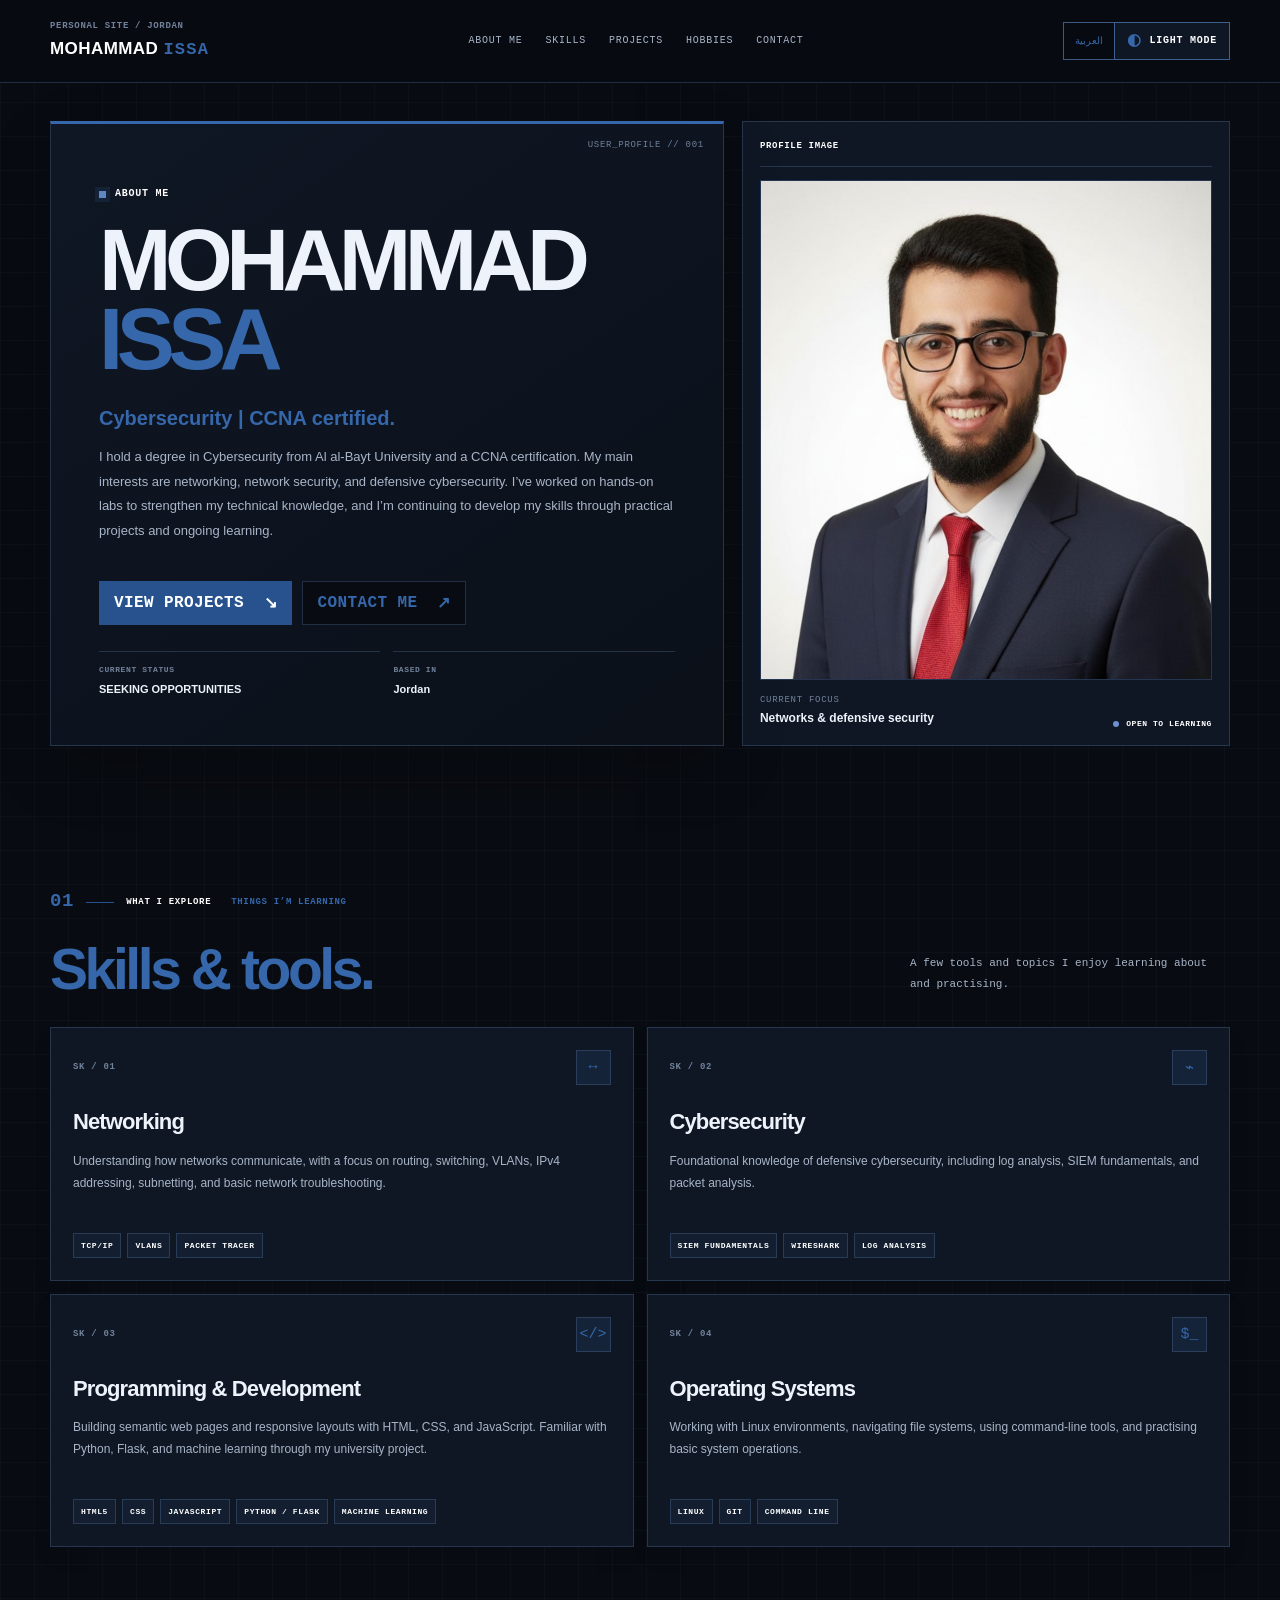
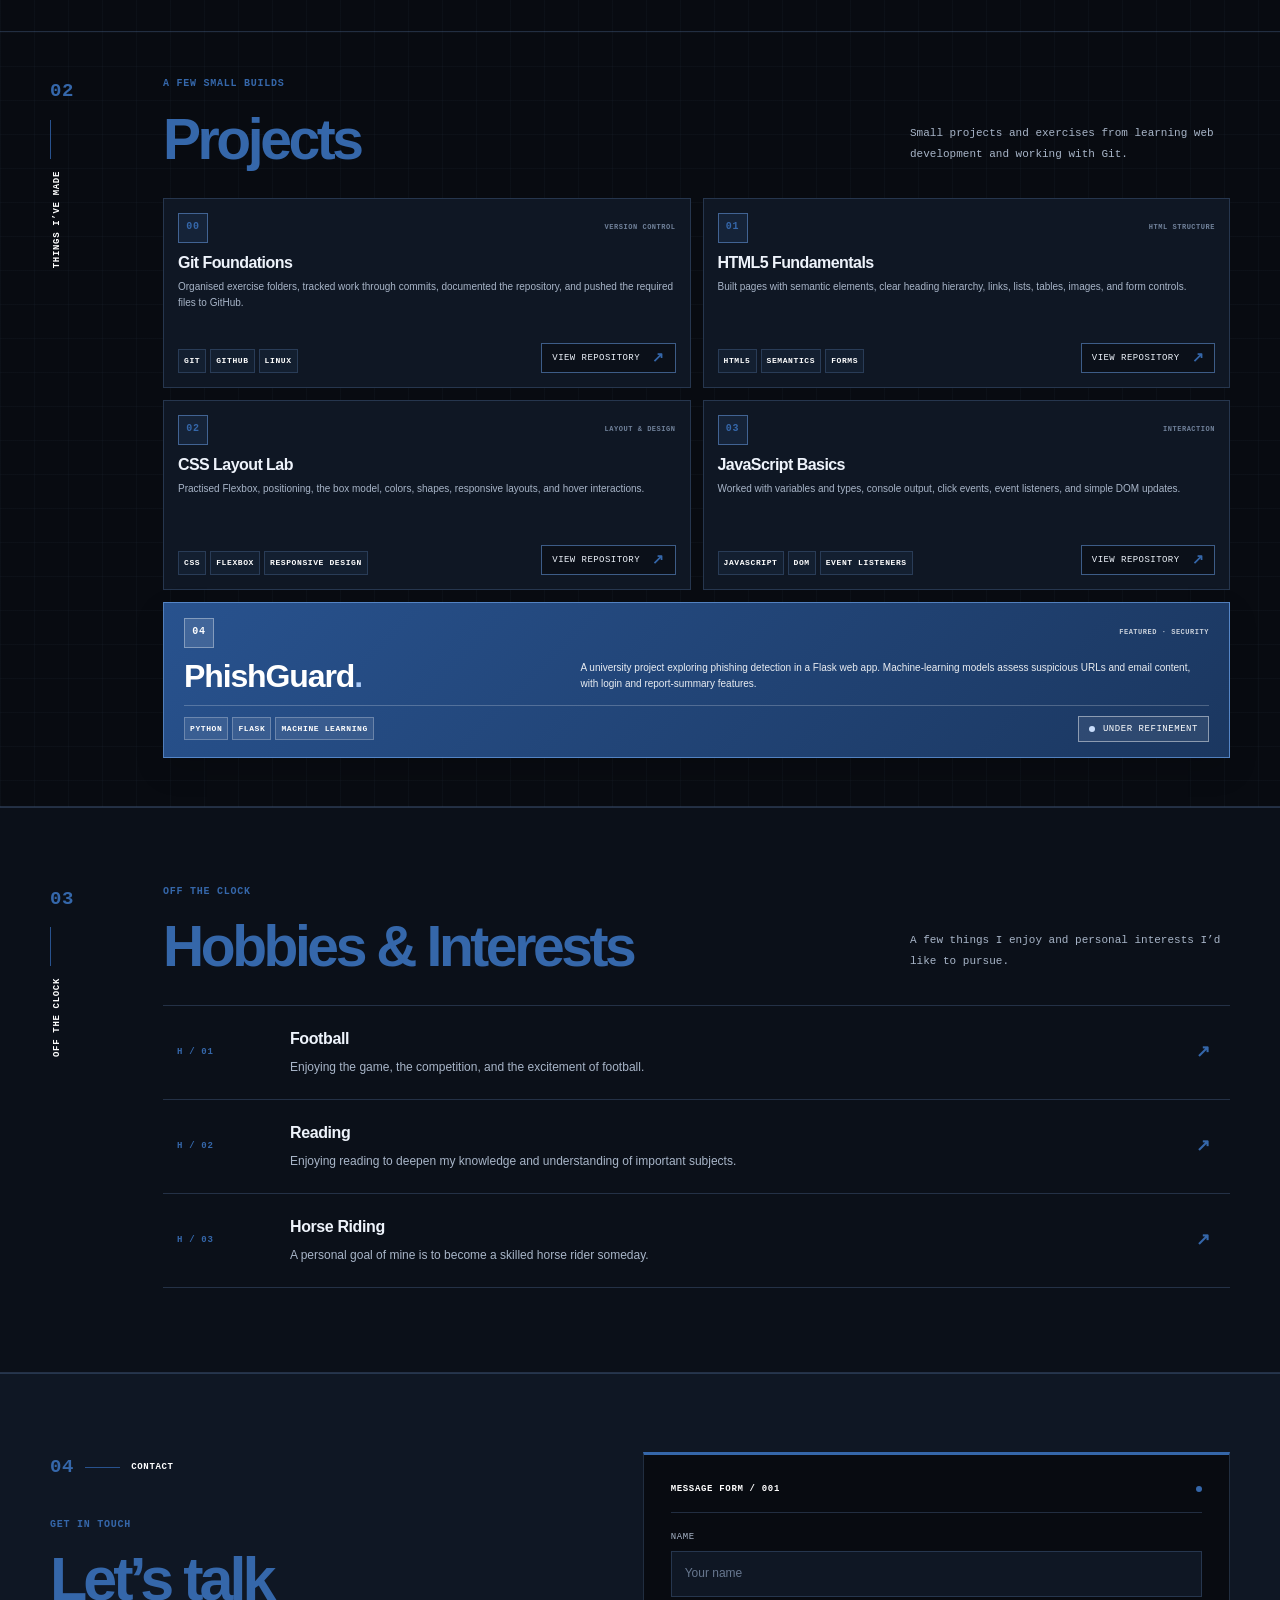
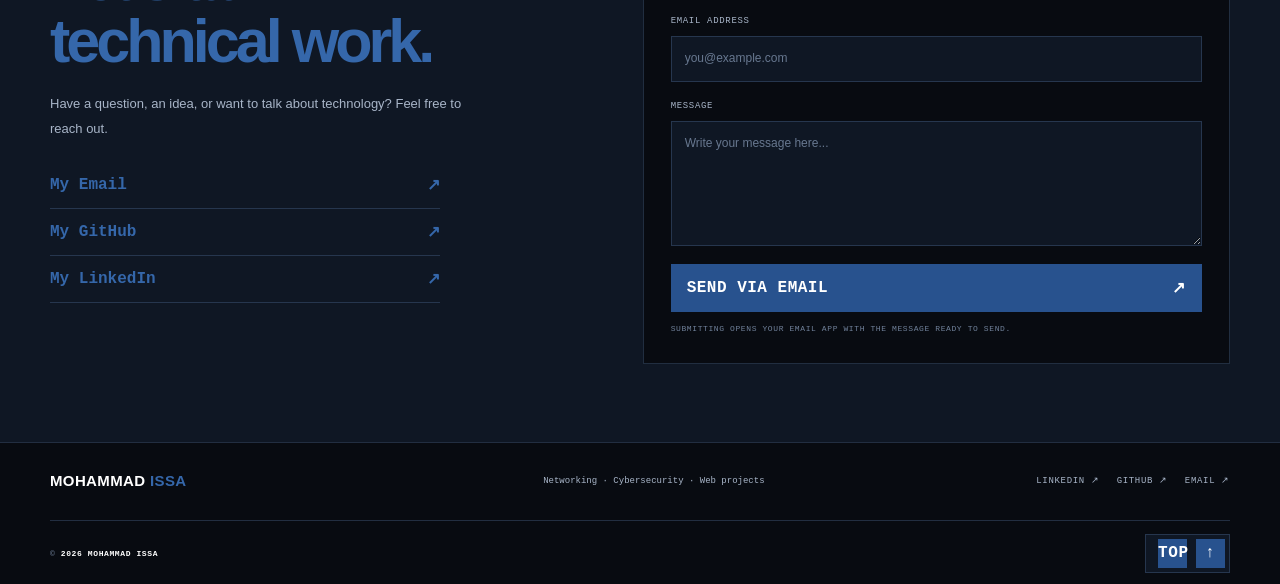
<file: bounce02/index.html>
<!DOCTYPE html>
<html lang="en" data-theme="dark">
<head>
    <meta charset="UTF-8">
    <meta name="viewport" content="width=device-width, initial-scale=1.0">
    <meta name="description" content="Mohammad Issa — a personal portfolio about networking, cybersecurity, and small web projects.">
    <meta name="theme-color" content="#080b11">
    <title>Mohammad Issa</title>
    <link rel="stylesheet" href="style.css">
    <script src="script.js" defer></script>
</head>
<body>
    <span id="top" class="page-top-anchor" aria-hidden="true"></span>
    <header class="site-header">
        <nav class="navbar container" aria-label="Main navigation" data-i18n-aria="aria.navigation">
            <a class="wordmark" href="#top" aria-label="Mohammad Issa home" data-i18n-aria="aria.home">
                <span class="wordmark-kicker">PERSONAL SITE / JORDAN</span>
                <span class="wordmark-name"><span data-i18n="name.first">MOHAMMAD</span> <strong data-i18n="name.last">ISSA</strong></span>
            </a>

            <div class="nav-links">
                <a href="#about" data-i18n="nav.about">About me</a>
                <a href="#skills" data-i18n="nav.skills">Skills</a>
                <a href="#projects" data-i18n="nav.projects">Projects</a>
                <a href="#hobbies" data-i18n="nav.hobbies">Hobbies</a>
                <a href="#contact" data-i18n="nav.contact">Contact</a>
            </div>

            <div class="nav-controls">
                <button class="language-toggle" id="language-toggle" type="button" aria-label="Switch language to Arabic" lang="ar">العربية</button>
                <button class="theme-toggle" id="theme-toggle" type="button" aria-pressed="false" aria-label="Switch to light theme">
                    <span class="theme-icon" aria-hidden="true">◐</span>
                    <span class="theme-label" data-i18n="theme.light">Light mode</span>
                </button>
            </div>
        </nav>
    </header>

    <main>
        <section class="hero container" id="about" aria-labelledby="hero-title">
            <div class="hero-copy">
                <p class="eyebrow"><span class="status-light" aria-hidden="true"></span> <span data-i18n="hero.eyebrow">ABOUT ME</span></p>
                <h1 id="hero-title"><span class="hero-name-first" data-i18n="name.first">Mohammad</span><br><span data-i18n="name.lastPeriod">Issa</span></h1>
                <p class="hero-lead"><span data-i18n="hero.lead">Cybersecurity | CCNA Certified</span> <span data-i18n="hero.certified">CCNA certified.</span></p>
                <p class="hero-description" data-i18n="hero.description">I hold a degree in Cybersecurity from Al al-Bayt University and a CCNA certification. My main interests are networking, network security, and defensive cybersecurity. I’ve worked on hands-on labs to strengthen my technical knowledge, and I’m continuing to develop my skills through practical projects and ongoing learning.</p>
                <div class="hero-actions">
                    <a class="action-link action-primary" href="#projects"><span data-i18n="hero.viewProjects">View projects</span> <span aria-hidden="true">↘</span></a>
                    <a class="action-link" href="#contact"><span data-i18n="hero.contactMe">Contact me</span> <span aria-hidden="true">↗</span></a>
                </div>
                <div class="hero-facts" aria-label="A few details" data-i18n-aria="aria.facts">
                    <div><span data-i18n="hero.certification">CURRENT STATUS</span><strong data-i18n="hero.word">SEEKING OPPORTUNITIES</strong></div>
                    <div><span data-i18n="hero.basedIn">BASED IN</span><strong data-i18n="common.jordan">Jordan</strong></div>
                </div>
            </div>

            <aside class="profile-panel" aria-label="Profile photo and profile details" data-i18n-aria="aria.profile">
                <div class="panel-topline"><span data-i18n="profile.image">PROFILE IMAGE</span></div>
                <div class="portrait-frame">
                    <div class="portrait-grid" aria-hidden="true"></div>
                    <img class="profile-image" src="assets/profile.jpg" alt="Profile photo" data-i18n-alt="profile.alt" loading="eager">
                </div>
                <div class="profile-panel-footer">
                    <div><span class="panel-label" data-i18n="profile.focus">CURRENT FOCUS</span><strong data-i18n="profile.focusValue">Networks &amp; defensive security</strong></div>
                    <span class="availability-mark"><i aria-hidden="true"></i> <span data-i18n="profile.availability">OPEN TO LEARNING</span></span>
                </div>
            </aside>
        </section>

        <section class="section container" id="skills" aria-labelledby="skills-heading">
            <div class="section-identity skills-identity">
                <span class="section-number">01</span>
                <span class="section-rule" aria-hidden="true"></span>
                <span class="section-code" data-i18n="skills.explore">WHAT I EXPLORE</span>
                <span class="eyebrow skills-eyebrow" data-i18n="skills.learning">THINGS I’M LEARNING</span>
            </div>
            <div class="section-content">
                <div class="section-heading-row">
                    <div><h2 id="skills-heading"><span class="heading-main" data-i18n="skills.headingMain">Skills &amp; </span><span data-i18n="skills.headingAccent">tools.</span></h2></div>
                    <p class="section-summary" data-i18n="skills.summary">A few tools and topics I enjoy learning about and practising.</p>
                </div>

                <div class="skills-grid">
                    <article class="skill-card">
                        <div class="skill-card-top"><span class="skill-index">SK / 01</span><span class="skill-symbol" aria-hidden="true">↔</span></div>
                        <h3 data-i18n="skills.networking">Networking</h3>
                        <p data-i18n="skills.networkingDesc">Understanding how networks communicate, with a focus on routing, switching, VLANs, IPv4 addressing, subnetting, and basic network troubleshooting.</p>
                        <div class="tag-list"><span>TCP/IP</span><span>VLANs</span><span>Packet Tracer</span></div>
                    </article>
                    <article class="skill-card">
                        <div class="skill-card-top"><span class="skill-index">SK / 02</span><span class="skill-symbol" aria-hidden="true">⌁</span></div>
                        <h3 data-i18n="skills.cybersecurity">Cybersecurity</h3>
                        <p data-i18n="skills.cybersecurityDesc">Foundational knowledge of defensive cybersecurity, including log analysis, SIEM fundamentals, and packet analysis.</p>
                        <div class="tag-list"><span>SIEM Fundamentals</span><span>Wireshark</span><span>Log Analysis</span></div>
                    </article>
                    <article class="skill-card">
                        <div class="skill-card-top"><span class="skill-index">SK / 03</span><span class="skill-symbol" aria-hidden="true">&lt;/&gt;</span></div>
                        <h3 data-i18n="skills.web">Programming &amp; Development</h3>
                        <p data-i18n="skills.webDesc">Building semantic web pages and responsive layouts with HTML, CSS, and JavaScript. Familiar with Python, Flask, and machine learning through a university project.</p>
                        <div class="tag-list"><span>HTML5</span><span>CSS</span><span>JavaScript</span><span>Python / Flask</span><span>Machine Learning</span></div>
                    </article>
                    <article class="skill-card">
                        <div class="skill-card-top"><span class="skill-index">SK / 04</span><span class="skill-symbol" aria-hidden="true">$_</span></div>
                        <h3 data-i18n="skills.tools">Operating Systems</h3>
                        <p data-i18n="skills.toolsDesc">Working with Linux environments, navigating file systems, using command-line tools, and practising basic system operations.</p>
                        <div class="tag-list"><span>Linux</span><span>Git</span><span>Command Line</span></div>
                    </article>
                </div>
            </div>
        </section>

        <section class="projects-section" id="projects" aria-labelledby="projects-heading">
            <div class="container section-layout">
                <div class="section-identity">
                    <span class="section-number">02</span>
                    <span class="section-rule" aria-hidden="true"></span>
                    <span class="section-code" data-i18n="projects.made">THINGS I’VE MADE</span>
                </div>
                <div class="section-content">
                    <div class="section-heading-row">
                        <div><p class="eyebrow" data-i18n="projects.eyebrow">A FEW SMALL BUILDS</p><h2 id="projects-heading"><span data-i18n="projects.headingMain">Projects </span><span data-i18n="projects.headingAccent"></span></h2></div>
                        <p class="section-summary" data-i18n="projects.summary">Small projects and exercises from learning web development and working with Git.</p>
                    </div>
                    <div class="project-grid">
                        <article class="project-card">
                            <div class="project-card-top"><span class="project-index">00</span><span class="project-category" data-i18n="project.gitCategory">VERSION CONTROL</span></div>
                            <h3 data-i18n="project.gitTitle">Git Foundations</h3>
                            <p data-i18n="project.gitDesc">Organised exercise folders, tracked work through commits, documented the repository, and pushed the required files to GitHub.</p>
                            <div class="project-card-footer">
                                <div class="tag-list"><span>Git</span><span>GitHub</span><span>Linux</span></div>
                                <a class="project-link" href="https://github.com/mohammadissa02/discovery-web-piscine-submission" target="_blank" rel="noopener noreferrer" data-i18n-aria="project.gitOpen" aria-label="Open Git Foundations repository"><span class="project-link-label-en">View repository</span><span class="project-link-label-ar" lang="ar" dir="rtl">فتح المستودع</span><span class="project-link-arrow" aria-hidden="true">↗</span></a>
                            </div>
                        </article>
                        <article class="project-card">
                            <div class="project-card-top"><span class="project-index">01</span><span class="project-category" data-i18n="project.htmlCategory">HTML STRUCTURE</span></div>
                            <h3 data-i18n="project.htmlTitle">HTML5 Fundamentals</h3>
                            <p data-i18n="project.htmlDesc">Built pages with semantic elements, clear heading hierarchy, links, lists, tables, images, and form controls.</p>
                            <div class="project-card-footer">
                                <div class="tag-list"><span>HTML5</span><span>Semantics</span><span>Forms</span></div>
                                <a class="project-link" href="https://github.com/mohammadissa02/Project-01-HTML-Fundamentals" target="_blank" rel="noopener noreferrer" data-i18n-aria="project.htmlOpen" aria-label="Open HTML5 Fundamentals repository"><span class="project-link-label-en">View repository</span><span class="project-link-label-ar" lang="ar" dir="rtl">فتح المستودع</span><span class="project-link-arrow" aria-hidden="true">↗</span></a>
                            </div>
                        </article>
                        <article class="project-card">
                            <div class="project-card-top"><span class="project-index">02</span><span class="project-category" data-i18n="project.cssCategory">LAYOUT &amp; DESIGN</span></div>
                            <h3 data-i18n="project.cssTitle">CSS Layout Lab</h3>
                            <p data-i18n="project.cssDesc">Practised Flexbox, positioning, the box model, colors, shapes, responsive layouts, and hover interactions.</p>
                            <div class="project-card-footer">
                                <div class="tag-list"><span>CSS</span><span>Flexbox</span><span>Responsive Design</span></div>
                                <a class="project-link" href="https://github.com/mohammadissa02/Project-02-CSS-Visual-Presentation" target="_blank" rel="noopener noreferrer" data-i18n-aria="project.cssOpen" aria-label="Open CSS Layout Lab repository"><span class="project-link-label-en">View repository</span><span class="project-link-label-ar" lang="ar" dir="rtl">فتح المستودع</span><span class="project-link-arrow" aria-hidden="true">↗</span></a>
                            </div>
                        </article>
                        <article class="project-card">
                            <div class="project-card-top"><span class="project-index">03</span><span class="project-category" data-i18n="project.jsCategory">INTERACTION</span></div>
                            <h3 data-i18n="project.jsTitle">JavaScript Basics</h3>
                            <p data-i18n="project.jsDesc">Worked with variables and types, console output, click events, event listeners, and simple DOM updates.</p>
                            <div class="project-card-footer">
                                <div class="tag-list"><span>JavaScript</span><span>DOM</span><span>Event Listeners</span></div>
                                <a class="project-link" href="https://github.com/mohammadissa02/Project-03-JavaScript-Interactivity" target="_blank" rel="noopener noreferrer" data-i18n-aria="project.jsOpen" aria-label="Open JavaScript Basics repository"><span class="project-link-label-en">View repository</span><span class="project-link-label-ar" lang="ar" dir="rtl">فتح المستودع</span><span class="project-link-arrow" aria-hidden="true">↗</span></a>
                            </div>
                        </article>
                        <article class="project-card project-card-featured" id="phishguard">
                            <div class="project-card-top"><span class="project-index">04</span><span class="project-category" data-i18n="project.phishCategory">FEATURED · SECURITY</span></div>
                            <h3><span data-i18n="project.phishTitle">PhishGuard</span><span class="project-title-dot">.</span></h3>
                            <p data-i18n="project.phishDesc">A university project exploring phishing detection in a Flask web app. Machine-learning models assess suspicious URLs and email content, with login and report-summary features.</p>
                            <div class="project-card-footer">
                                <div class="tag-list"><span>Python</span><span>Flask</span><span>Machine Learning</span></div>
                                <span class="project-status-label" role="status"><span class="project-status-label-en">Under Refinement</span><span class="project-status-label-ar" lang="ar" dir="rtl">قيد التطوير</span></span>
                            </div>
                        </article>
                    </div>
                </div>
            </div>
        </section>

        <section class="section hobbies-section" id="hobbies" aria-labelledby="hobbies-heading">
            <div class="container section-layout">
                <div class="section-identity">
                    <span class="section-number">03</span>
                    <span class="section-rule" aria-hidden="true"></span>
                    <span class="section-code" data-i18n="hobbies.code">OFF THE CLOCK</span>
                </div>
                <div class="section-content">
                    <div class="section-heading-row">
                        <div><p class="eyebrow" data-i18n="hobbies.eyebrow">OFF THE CLOCK</p><h2 id="hobbies-heading"><span data-i18n="hobbies.headingMain">Hobbies &amp; Interests </span><span data-i18n="hobbies.headingAccent">exploring.</span></h2></div>
                        <p class="section-summary" data-i18n="hobbies.summary">A few things I enjoy and personal interests I’d like to pursue.</p>
                    </div>
                    <div class="hobbies-list">
                        <article class="hobby-row"><span class="hobby-index">H / 01</span><div><h3 data-i18n="hobbies.labTitle">Football</h3><p data-i18n="hobbies.labDesc">Enjoying the game, the competition, and the excitement of football.</p></div><span class="hobby-arrow" aria-hidden="true">↗</span></article>
                        <article class="hobby-row"><span class="hobby-index">H / 02</span><div><h3 data-i18n="hobbies.networkTitle">Reading</h3><p data-i18n="hobbies.networkDesc">Enjoying reading to deepen my knowledge and understanding of important subjects.</p></div><span class="hobby-arrow" aria-hidden="true">↗</span></article>
                        <article class="hobby-row"><span class="hobby-index">H / 03</span><div><h3 data-i18n="hobbies.webTitle">Horse Riding</h3><p data-i18n="hobbies.webDesc">A personal goal of mine is to become a skilled horse rider someday.</p></div><span class="hobby-arrow" aria-hidden="true">↗</span></article>
                    </div>
                </div>
            </div>
        </section>

        <section class="contact-section" id="contact" aria-labelledby="contact-heading">
            <div class="container contact-layout">
                <div class="contact-copy">
                    <div class="section-identity contact-identity"><span class="section-number">04</span><span class="section-rule" aria-hidden="true"></span><span class="section-code" data-i18n="contact.code">CONTACT</span></div>
                    <p class="eyebrow" data-i18n="contact.eyebrow">GET IN TOUCH</p>
                    <h2 id="contact-heading"><span data-i18n="contact.headingMain">Let’s talk</span><br><span data-i18n="contact.headingAccent">technical work.</span></h2>
                    <p data-i18n="contact.description">Have a question, an idea, or want to talk about technology? Feel free to reach out.</p>
                    <a class="contact-link" href="mailto:mohammadhakeem917@gmail.com"><span data-i18n="contact.email">My Email</span><span aria-hidden="true">↗</span></a>
                    <a class="contact-link" href="https://github.com/mohammadissa02" target="_blank" rel="noopener noreferrer"><span data-i18n="contact.github">My GitHub</span><span aria-hidden="true">↗</span></a>
                    <a class="contact-link" href="https://www.linkedin.com/in/mohammad-issa-m17" target="_blank" rel="noopener noreferrer"><span data-i18n="contact.linkedin">My LinkedIn</span><span aria-hidden="true">↗</span></a>
                </div>

                <form class="contact-form" id="contact-form">
                    <div class="form-header"><span data-i18n="form.header">MESSAGE FORM / 001</span><span class="demo-status"><i aria-hidden="true"></i></span></div>
                    <div class="form-field"><label for="name" data-i18n="form.name">Name</label><input id="name" name="name" type="text" placeholder="Your name" data-i18n-placeholder="form.namePlaceholder" autocomplete="name" required minlength="2"></div>
                    <div class="form-field"><label for="email" data-i18n="form.email">Email address</label><input id="email" name="email" type="email" placeholder="you@example.com" data-i18n-placeholder="form.emailPlaceholder" autocomplete="email" required></div>
                    <div class="form-field"><label for="message" data-i18n="form.message">Message</label><textarea id="message" name="message" rows="5" placeholder="Write your message here..." data-i18n-placeholder="form.messagePlaceholder" required minlength="10"></textarea></div>
                    <button class="submit-button" type="submit"><span data-i18n="form.submit">Check message</span> <span aria-hidden="true">↗</span></button>
                    <p class="form-feedback" id="form-feedback" role="status" aria-live="polite"></p>
                    <p class="form-note" data-i18n="form.note">The form checks your inputs in the browser. It does not send or store messages.</p>
                </form>
            </div>
        </section>
    </main>

    <footer class="site-footer">
        <div class="container footer-main">
            <a class="footer-wordmark" href="#top"><span data-i18n="name.first">MOHAMMAD</span> <strong data-i18n="name.last">ISSA</strong></a>
            <p data-i18n="footer.summary">Networking · Cybersecurity · Web projects</p>
            <div class="footer-links"><a href="https://www.linkedin.com/in/mohammad-issa-m17" target="_blank" rel="noopener noreferrer" data-i18n="footer.linkedin">LinkedIn ↗</a><a href="https://github.com/mohammadissa02" target="_blank" rel="noopener noreferrer" data-i18n="footer.github">GITHUB ↗</a><a href="mailto:mohammadhakeem917@gmail.com" data-i18n="footer.email">EMAIL ↗</a></div>
        </div>
        <div class="container footer-bottom">
            <p>© <span id="current-year">2026</span> <span data-i18n="name.fullUpper">MOHAMMAD ISSA</span></p>
            <a class="back-to-top" href="#top"><span data-i18n="footer.backToTop"></span> <span aria-hidden="true">↑</span></a>
        </div>
    </footer>
</body>
</html>
</file>
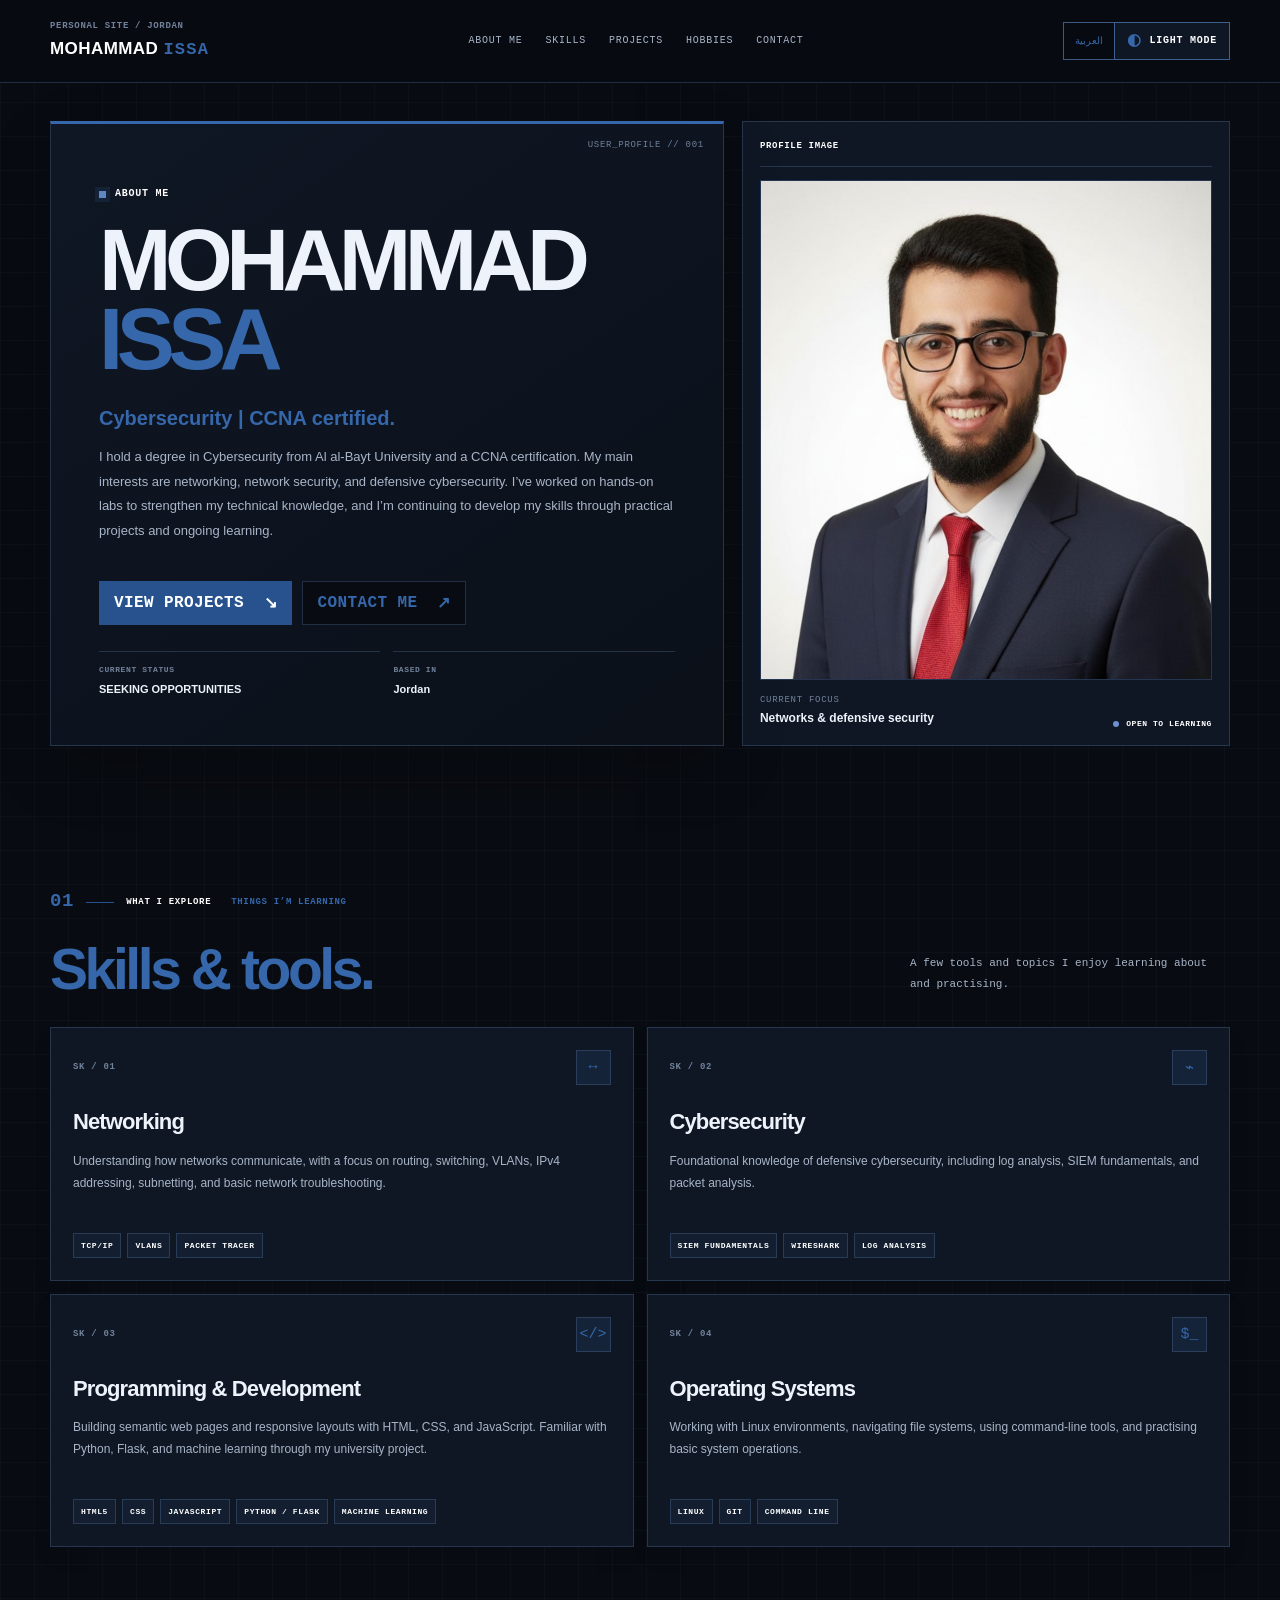
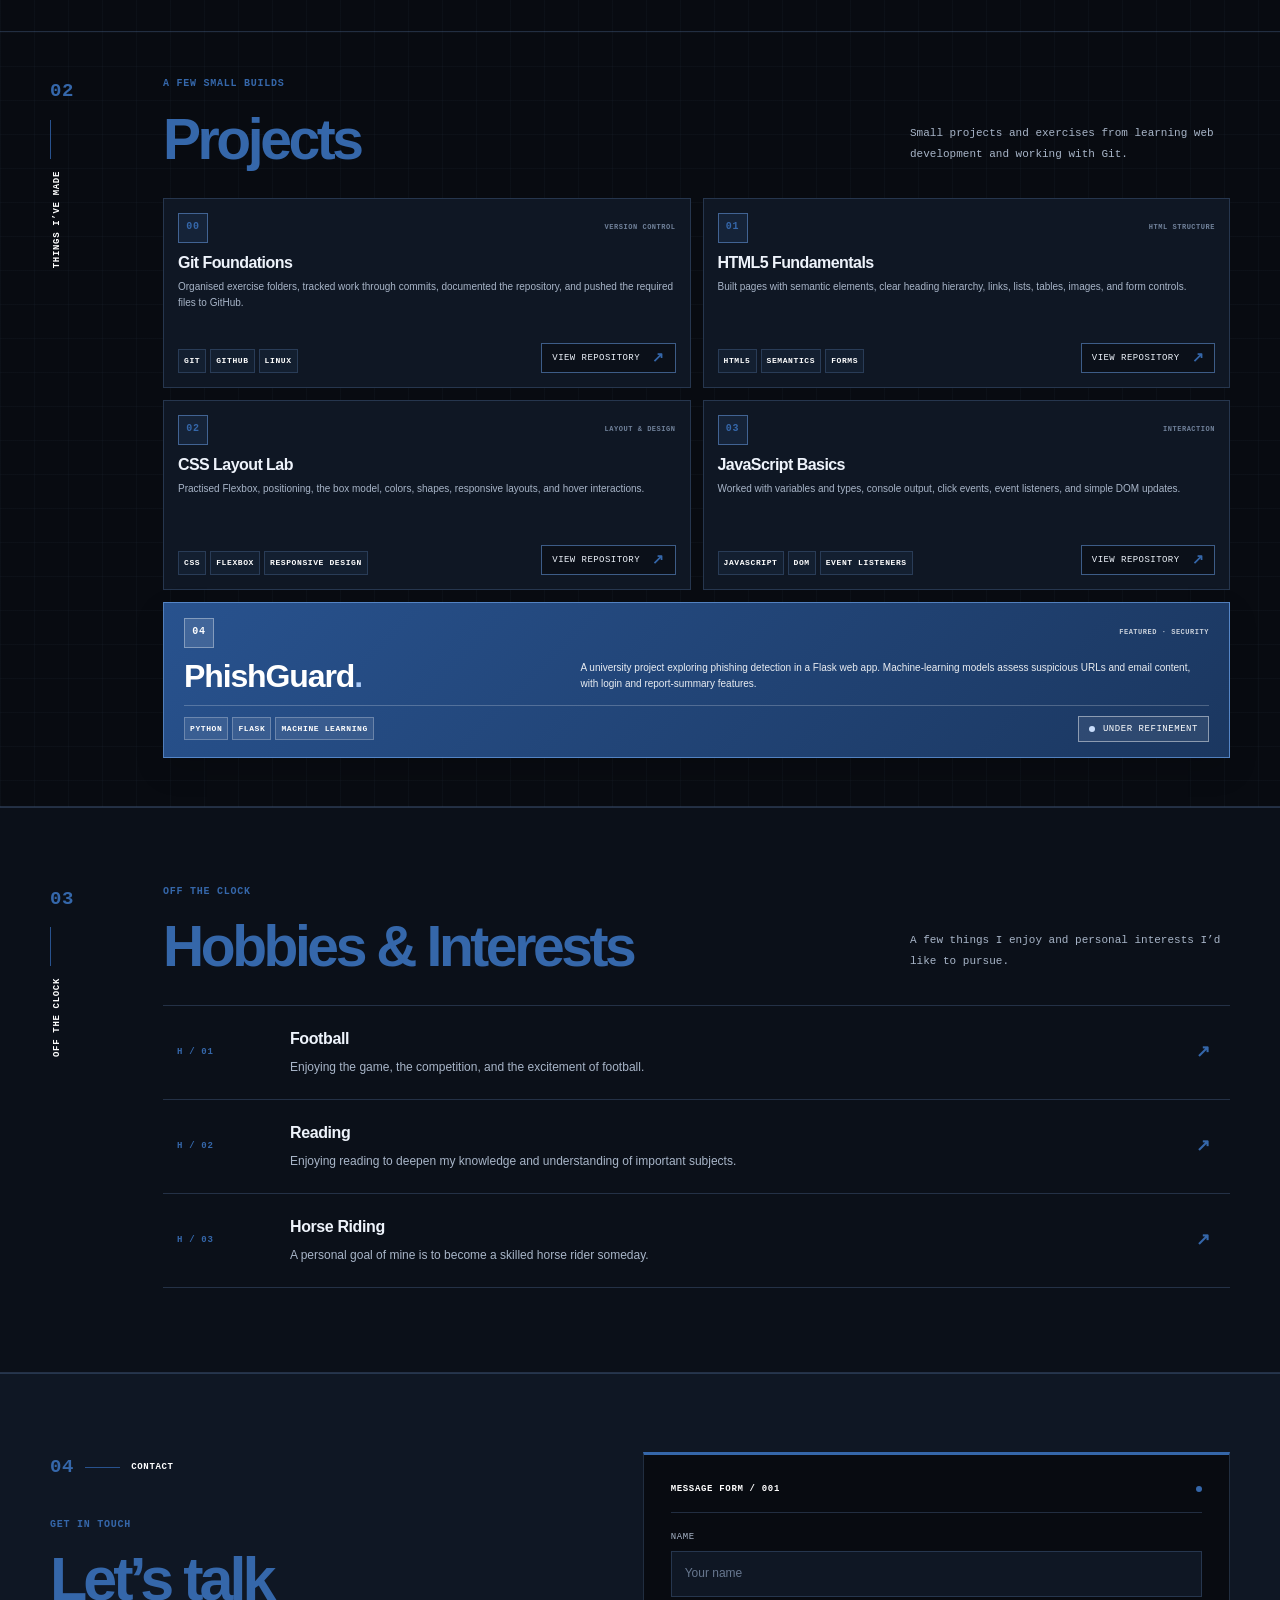
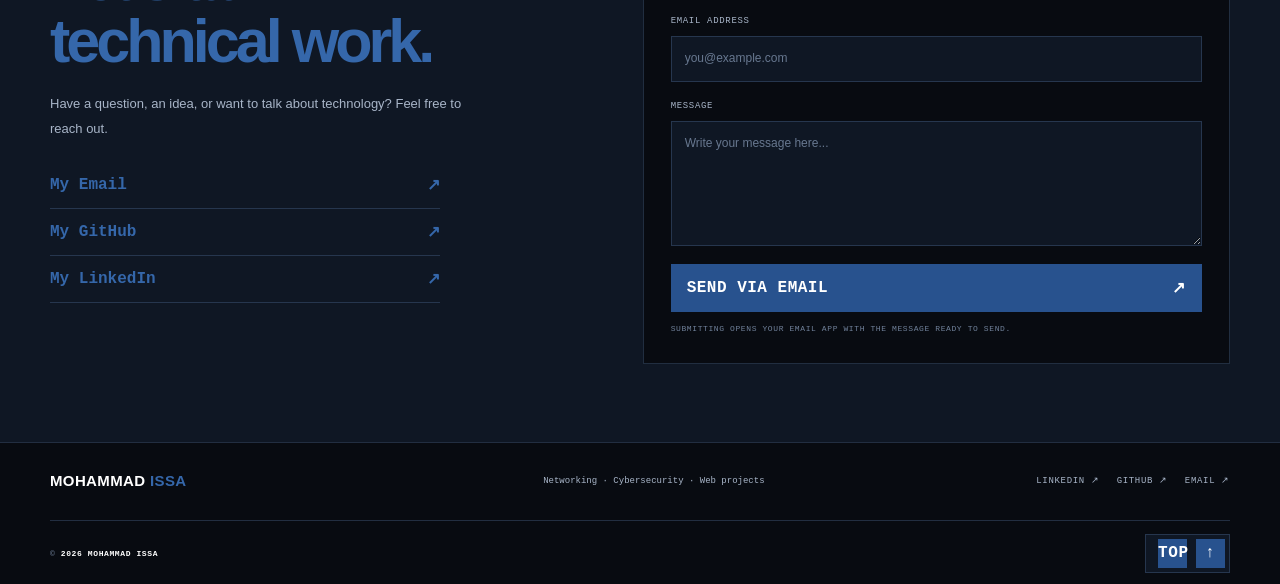
<file: ex00/index.html>
<!DOCTYPE html>
<html lang="en" data-theme="dark">
<head>
    <meta charset="UTF-8">
    <meta name="viewport" content="width=device-width, initial-scale=1.0">
    <meta name="description" content="Mohammad Issa — a personal portfolio about networking, cybersecurity, and small web projects.">
    <meta name="theme-color" content="#080b11">
    <title>Mohammad Issa</title>
    <link rel="stylesheet" href="style.css">
    <script src="script.js" defer></script>
</head>
<body>
    <span id="top" class="page-top-anchor" aria-hidden="true"></span>

    <header class="site-header">
        <nav class="navbar container" aria-label="Main navigation" data-i18n-aria="aria.navigation">
            <a class="wordmark" href="#top" aria-label="Mohammad Issa home" data-i18n-aria="aria.home">
                <span class="wordmark-kicker">PERSONAL SITE / JORDAN</span>
                <span class="wordmark-name"><span data-i18n="name.first">MOHAMMAD</span> <strong data-i18n="name.last">ISSA</strong></span>
            </a>

            <div class="nav-links">
                <a href="#about" data-i18n="nav.about">About me</a>
                <a href="#skills" data-i18n="nav.skills">Skills</a>
                <a href="#projects" data-i18n="nav.projects">Projects</a>
                <a href="#hobbies" data-i18n="nav.hobbies">Hobbies</a>
                <a href="#contact" data-i18n="nav.contact">Contact</a>
            </div>

            <div class="nav-controls">
                <button class="language-toggle" id="language-toggle" type="button" aria-label="Switch language to Arabic" lang="ar">العربية</button>
                <button class="theme-toggle" id="theme-toggle" type="button" aria-pressed="false" aria-label="Switch to light theme">
                    <span class="theme-icon" aria-hidden="true">◐</span>
                    <span class="theme-label" data-i18n="theme.light">Light mode</span>
                </button>
            </div>
        </nav>
    </header>

    <main>
        <section class="hero container" id="about" aria-labelledby="hero-title">
            <div class="hero-copy">
                <p class="eyebrow"><span class="status-light" aria-hidden="true"></span> <span data-i18n="hero.eyebrow">ABOUT ME</span></p>
                <h1 id="hero-title"><span class="hero-name-first" data-i18n="name.first">Mohammad</span><br><span data-i18n="name.lastPeriod">Issa</span></h1>
                <p class="hero-lead"><span data-i18n="hero.lead">Cybersecurity | CCNA Certified</span> <span data-i18n="hero.certified">CCNA certified.</span></p>
                <p class="hero-description" data-i18n="hero.description">I hold a degree in Cybersecurity from Al al-Bayt University and a CCNA certification. My main interests are networking, network security, and defensive cybersecurity. I’ve worked on hands-on labs to strengthen my technical knowledge, and I’m continuing to develop my skills through practical projects and ongoing learning.</p>
                <div class="hero-actions">
                    <a class="action-link action-primary" href="#projects"><span data-i18n="hero.viewProjects">View projects</span> <span aria-hidden="true">↘</span></a>
                    <a class="action-link" href="#contact"><span data-i18n="hero.contactMe">Contact me</span> <span aria-hidden="true">↗</span></a>
                </div>
                <div class="hero-facts" aria-label="A few details" data-i18n-aria="aria.facts">
                    <div><span data-i18n="hero.certification">CURRENT STATUS</span><strong data-i18n="hero.word">SEEKING OPPORTUNITIES</strong></div>
                    <div><span data-i18n="hero.basedIn">BASED IN</span><strong data-i18n="common.jordan">Jordan</strong></div>
                </div>
            </div>

            <aside class="profile-panel" aria-label="Profile photo and profile details" data-i18n-aria="aria.profile">
                <div class="panel-topline"><span data-i18n="profile.image">PROFILE IMAGE</span></div>
                <div class="portrait-frame">
                    <div class="portrait-grid" aria-hidden="true"></div>
                    <img class="profile-image" src="assets/profile.jpg" alt="Profile photo" data-i18n-alt="profile.alt" loading="eager">
                </div>
                <div class="profile-panel-footer">
                    <div><span class="panel-label" data-i18n="profile.focus">CURRENT FOCUS</span><strong data-i18n="profile.focusValue">Networks &amp; defensive security</strong></div>
                    <span class="availability-mark"><i aria-hidden="true"></i> <span data-i18n="profile.availability">OPEN TO LEARNING</span></span>
                </div>
            </aside>
        </section>

        <section class="section container" id="skills" aria-labelledby="skills-heading">
            <div class="section-identity skills-identity">
                <span class="section-number">01</span>
                <span class="section-rule" aria-hidden="true"></span>
                <span class="section-code" data-i18n="skills.explore">WHAT I EXPLORE</span>
                <span class="eyebrow skills-eyebrow" data-i18n="skills.learning">THINGS I’M LEARNING</span>
            </div>
            <div class="section-content">
                <div class="section-heading-row">
                    <div><h2 id="skills-heading"><span class="heading-main" data-i18n="skills.headingMain">Skills &amp; </span><span data-i18n="skills.headingAccent">tools.</span></h2></div>
                    <p class="section-summary" data-i18n="skills.summary">A few tools and topics I enjoy learning about and practising.</p>
                </div>

                <div class="skills-grid">
                    <article class="skill-card">
                        <div class="skill-card-top"><span class="skill-index">SK / 01</span><span class="skill-symbol" aria-hidden="true">↔</span></div>
                        <h3 data-i18n="skills.networking">Networking</h3>
                        <p data-i18n="skills.networkingDesc">Understanding how networks communicate, with a focus on routing, switching, VLANs, IPv4 addressing, subnetting, and basic network troubleshooting.</p>
                        <div class="tag-list"><span>TCP/IP</span><span>VLANs</span><span>Packet Tracer</span></div>
                    </article>
                    <article class="skill-card">
                        <div class="skill-card-top"><span class="skill-index">SK / 02</span><span class="skill-symbol" aria-hidden="true">⌁</span></div>
                        <h3 data-i18n="skills.cybersecurity">Cybersecurity</h3>
                        <p data-i18n="skills.cybersecurityDesc">Foundational knowledge of defensive cybersecurity, including log analysis, SIEM fundamentals, and packet analysis.</p>
                        <div class="tag-list"><span>SIEM Fundamentals</span><span>Wireshark</span><span>Log Analysis</span></div>
                    </article>
                    <article class="skill-card">
                        <div class="skill-card-top"><span class="skill-index">SK / 03</span><span class="skill-symbol" aria-hidden="true">&lt;/&gt;</span></div>
                        <h3 data-i18n="skills.web">Programming &amp; Development</h3>
                        <p data-i18n="skills.webDesc">Building semantic web pages and responsive layouts with HTML, CSS, and JavaScript. Familiar with Python, Flask, and machine learning through a university project.</p>
                        <div class="tag-list"><span>HTML5</span><span>CSS</span><span>JavaScript</span><span>Python / Flask</span><span>Machine Learning</span></div>
                    </article>
                    <article class="skill-card">
                        <div class="skill-card-top"><span class="skill-index">SK / 04</span><span class="skill-symbol" aria-hidden="true">$_</span></div>
                        <h3 data-i18n="skills.tools">Operating Systems</h3>
                        <p data-i18n="skills.toolsDesc">Working with Linux environments, navigating file systems, using command-line tools, and practising basic system operations.</p>
                        <div class="tag-list"><span>Linux</span><span>Git</span><span>Command Line</span></div>
                    </article>
                </div>
            </div>
        </section>

        <section class="projects-section" id="projects" aria-labelledby="projects-heading">
            <div class="container section-layout">
                <div class="section-identity">
                    <span class="section-number">02</span>
                    <span class="section-rule" aria-hidden="true"></span>
                    <span class="section-code" data-i18n="projects.made">THINGS I’VE MADE</span>
                </div>
                <div class="section-content">
                    <div class="section-heading-row">
                        <div><p class="eyebrow" data-i18n="projects.eyebrow">A FEW SMALL BUILDS</p><h2 id="projects-heading"><span data-i18n="projects.headingMain">Projects </span><span data-i18n="projects.headingAccent"></span></h2></div>
                        <p class="section-summary" data-i18n="projects.summary">Small projects and exercises from learning web development and working with Git.</p>
                    </div>
                    <div class="project-grid">
                        <article class="project-card">
                            <div class="project-card-top"><span class="project-index">00</span><span class="project-category" data-i18n="project.gitCategory">VERSION CONTROL</span></div>
                            <h3 data-i18n="project.gitTitle">Git Foundations</h3>
                            <p data-i18n="project.gitDesc">Organised exercise folders, tracked work through commits, documented the repository, and pushed the required files to GitHub.</p>
                            <div class="project-card-footer">
                                <div class="tag-list"><span>Git</span><span>GitHub</span><span>Linux</span></div>
                                <a class="project-link" href="https://github.com/mohammadissa02/discovery-web-piscine-submission" target="_blank" rel="noopener noreferrer" data-i18n-aria="project.gitOpen" aria-label="Open Git Foundations repository"><span class="project-link-label-en">View repository</span><span class="project-link-label-ar" lang="ar" dir="rtl">فتح المستودع</span><span class="project-link-arrow" aria-hidden="true">↗</span></a>
                            </div>
                        </article>
                        <article class="project-card">
                            <div class="project-card-top"><span class="project-index">01</span><span class="project-category" data-i18n="project.htmlCategory">HTML STRUCTURE</span></div>
                            <h3 data-i18n="project.htmlTitle">HTML5 Fundamentals</h3>
                            <p data-i18n="project.htmlDesc">Built pages with semantic elements, clear heading hierarchy, links, lists, tables, images, and form controls.</p>
                            <div class="project-card-footer">
                                <div class="tag-list"><span>HTML5</span><span>Semantics</span><span>Forms</span></div>
                                <a class="project-link" href="https://github.com/mohammadissa02/Project-01-HTML-Fundamentals" target="_blank" rel="noopener noreferrer" data-i18n-aria="project.htmlOpen" aria-label="Open HTML5 Fundamentals repository"><span class="project-link-label-en">View repository</span><span class="project-link-label-ar" lang="ar" dir="rtl">فتح المستودع</span><span class="project-link-arrow" aria-hidden="true">↗</span></a>
                            </div>
                        </article>
                        <article class="project-card">
                            <div class="project-card-top"><span class="project-index">02</span><span class="project-category" data-i18n="project.cssCategory">LAYOUT &amp; DESIGN</span></div>
                            <h3 data-i18n="project.cssTitle">CSS Layout Lab</h3>
                            <p data-i18n="project.cssDesc">Practised Flexbox, positioning, the box model, colors, shapes, responsive layouts, and hover interactions.</p>
                            <div class="project-card-footer">
                                <div class="tag-list"><span>CSS</span><span>Flexbox</span><span>Responsive Design</span></div>
                                <a class="project-link" href="https://github.com/mohammadissa02/Project-02-CSS-Visual-Presentation" target="_blank" rel="noopener noreferrer" data-i18n-aria="project.cssOpen" aria-label="Open CSS Layout Lab repository"><span class="project-link-label-en">View repository</span><span class="project-link-label-ar" lang="ar" dir="rtl">فتح المستودع</span><span class="project-link-arrow" aria-hidden="true">↗</span></a>
                            </div>
                        </article>
                        <article class="project-card">
                            <div class="project-card-top"><span class="project-index">03</span><span class="project-category" data-i18n="project.jsCategory">INTERACTION</span></div>
                            <h3 data-i18n="project.jsTitle">JavaScript Basics</h3>
                            <p data-i18n="project.jsDesc">Worked with variables and types, console output, click events, event listeners, and simple DOM updates.</p>
                            <div class="project-card-footer">
                                <div class="tag-list"><span>JavaScript</span><span>DOM</span><span>Event Listeners</span></div>
                                <a class="project-link" href="https://github.com/mohammadissa02/Project-03-JavaScript-Interactivity" target="_blank" rel="noopener noreferrer" data-i18n-aria="project.jsOpen" aria-label="Open JavaScript Basics repository"><span class="project-link-label-en">View repository</span><span class="project-link-label-ar" lang="ar" dir="rtl">فتح المستودع</span><span class="project-link-arrow" aria-hidden="true">↗</span></a>
                            </div>
                        </article>
                        <article class="project-card project-card-featured" id="phishguard">
                            <div class="project-card-top"><span class="project-index">04</span><span class="project-category" data-i18n="project.phishCategory">FEATURED · SECURITY</span></div>
                            <h3><span data-i18n="project.phishTitle">PhishGuard</span><span class="project-title-dot">.</span></h3>
                            <p data-i18n="project.phishDesc">A university project exploring phishing detection in a Flask web app. Machine-learning models assess suspicious URLs and email content, with login and report-summary features.</p>
                            <div class="project-card-footer">
                                <div class="tag-list"><span>Python</span><span>Flask</span><span>Machine Learning</span></div>
                                <span class="project-status-label" role="status"><span class="project-status-label-en">Under Refinement</span><span class="project-status-label-ar" lang="ar" dir="rtl">قيد التطوير</span></span>
                            </div>
                        </article>
                    </div>
                </div>
            </div>
        </section>

        <section class="section hobbies-section" id="hobbies" aria-labelledby="hobbies-heading">
            <div class="container section-layout">
                <div class="section-identity">
                    <span class="section-number">03</span>
                    <span class="section-rule" aria-hidden="true"></span>
                    <span class="section-code" data-i18n="hobbies.code">OFF THE CLOCK</span>
                </div>
                <div class="section-content">
                    <div class="section-heading-row">
                        <div><p class="eyebrow" data-i18n="hobbies.eyebrow">OFF THE CLOCK</p><h2 id="hobbies-heading"><span data-i18n="hobbies.headingMain">Hobbies &amp; Interests </span><span data-i18n="hobbies.headingAccent">exploring.</span></h2></div>
                        <p class="section-summary" data-i18n="hobbies.summary">A few things I enjoy and personal interests I’d like to pursue.</p>
                    </div>
                    <div class="hobbies-list">
                        <article class="hobby-row"><span class="hobby-index">H / 01</span><div><h3 data-i18n="hobbies.labTitle">Football</h3><p data-i18n="hobbies.labDesc">Enjoying the game, the competition, and the excitement of football.</p></div><span class="hobby-arrow" aria-hidden="true">↗</span></article>
                        <article class="hobby-row"><span class="hobby-index">H / 02</span><div><h3 data-i18n="hobbies.networkTitle">Reading</h3><p data-i18n="hobbies.networkDesc">Enjoying reading to deepen my knowledge and understanding of important subjects.</p></div><span class="hobby-arrow" aria-hidden="true">↗</span></article>
                        <article class="hobby-row"><span class="hobby-index">H / 03</span><div><h3 data-i18n="hobbies.webTitle">Horse Riding</h3><p data-i18n="hobbies.webDesc">A personal goal of mine is to become a skilled horse rider someday.</p></div><span class="hobby-arrow" aria-hidden="true">↗</span></article>
                    </div>
                </div>
            </div>
        </section>

        <section class="contact-section" id="contact" aria-labelledby="contact-heading">
            <div class="container contact-layout">
                <div class="contact-copy">
                    <div class="section-identity contact-identity"><span class="section-number">04</span><span class="section-rule" aria-hidden="true"></span><span class="section-code" data-i18n="contact.code">CONTACT</span></div>
                    <p class="eyebrow" data-i18n="contact.eyebrow">GET IN TOUCH</p>
                    <h2 id="contact-heading"><span data-i18n="contact.headingMain">Let’s talk</span><br><span data-i18n="contact.headingAccent">technical work.</span></h2>
                    <p data-i18n="contact.description">Have a question, an idea, or want to talk about technology? Feel free to reach out.</p>
                    <a class="contact-link" href="mailto:mohammadhakeem917@gmail.com"><span data-i18n="contact.email">My Email</span><span aria-hidden="true">↗</span></a>
                    <a class="contact-link" href="https://github.com/mohammadissa02" target="_blank" rel="noopener noreferrer"><span data-i18n="contact.github">My GitHub</span><span aria-hidden="true">↗</span></a>
                    <a class="contact-link" href="https://www.linkedin.com/in/mohammad-issa-m17" target="_blank" rel="noopener noreferrer"><span data-i18n="contact.linkedin">My LinkedIn</span><span aria-hidden="true">↗</span></a>
                </div>

                <form class="contact-form" id="contact-form">
                    <div class="form-header"><span data-i18n="form.header">MESSAGE FORM / 001</span><span class="demo-status"><i aria-hidden="true"></i></span></div>
                    <div class="form-field"><label for="name" data-i18n="form.name">Name</label><input id="name" name="name" type="text" placeholder="Your name" data-i18n-placeholder="form.namePlaceholder" autocomplete="name" required minlength="2"></div>
                    <div class="form-field"><label for="email" data-i18n="form.email">Email address</label><input id="email" name="email" type="email" placeholder="you@example.com" data-i18n-placeholder="form.emailPlaceholder" autocomplete="email" required></div>
                    <div class="form-field"><label for="message" data-i18n="form.message">Message</label><textarea id="message" name="message" rows="5" placeholder="Write your message here..." data-i18n-placeholder="form.messagePlaceholder" required minlength="10"></textarea></div>
                    <button class="submit-button" type="submit"><span data-i18n="form.submit">Check message</span> <span aria-hidden="true">↗</span></button>
                    <p class="form-feedback" id="form-feedback" role="status" aria-live="polite"></p>
                    <p class="form-note" data-i18n="form.note">The form checks your inputs in the browser. It does not send or store messages.</p>
                </form>
            </div>
        </section>
    </main>

    <footer class="site-footer">
        <div class="container footer-main">
            <a class="footer-wordmark" href="#top"><span data-i18n="name.first">MOHAMMAD</span> <strong data-i18n="name.last">ISSA</strong></a>
            <p data-i18n="footer.summary">Networking · Cybersecurity · Web projects</p>
            <div class="footer-links"><a href="https://www.linkedin.com/in/mohammad-issa-m17" target="_blank" rel="noopener noreferrer" data-i18n="footer.linkedin">LinkedIn ↗</a><a href="https://github.com/mohammadissa02" target="_blank" rel="noopener noreferrer" data-i18n="footer.github">GITHUB ↗</a><a href="mailto:mohammadhakeem917@gmail.com" data-i18n="footer.email">EMAIL ↗</a></div>
        </div>
        <div class="container footer-bottom">
            <p>© <span id="current-year">2026</span> <span data-i18n="name.fullUpper">MOHAMMAD ISSA</span></p>
            <a class="back-to-top" href="#top"><span data-i18n="footer.backToTop"></span> <span aria-hidden="true">↑</span></a>
        </div>
    </footer>
</body>
</html>
</file>
<file: bounce02/style.css>
:root {
    color-scheme: dark;
    --page: #080b11;
    --raised: #0b1019;
    --panel: #0f1724;
    --panel-alt: #131f30;
    --text: #eef3fb;
    --muted: #a8b5c8;
    --faint: #71829b;
    --blue: #28528e;
    --blue-hover: #3567aa;
    --blue-soft: rgba(57, 105, 169, 0.15);
    --border: rgba(92, 126, 174, 0.3);
    --border-strong: rgba(92, 139, 204, 0.62);
    --grid-line: rgba(100, 132, 176, 0.045);
    --shadow: 0 24px 60px rgba(0, 0, 0, 0.16);
}
:root[data-theme="light"] {
    color-scheme: light;
    --page: #e9eef5;
    --raised: #e0e7f0;
    --panel: #f7f9fc;
    --panel-alt: #e7edf6;
    --text: #111b2a;
    --muted: #42536b;
    --faint: #61738b;
    --blue: #28528e;
    --blue-hover: #1e477f;
    --blue-soft: rgba(40, 82, 142, 0.08);
    --border: rgba(40, 82, 142, 0.21);
    --border-strong: rgba(40, 82, 142, 0.55);
    --grid-line: rgba(40, 82, 142, 0.055);
    --shadow: 0 24px 60px rgba(24, 42, 65, 0.08);
}

* { box-sizing: border-box; }
html { scroll-behavior: smooth; scroll-padding-top: 100px; }
body {
    margin: 0;
    color: var(--text);
    background-color: var(--page);
    background-image: linear-gradient(var(--grid-line) 1px, transparent 1px),
                      linear-gradient(90deg, var(--grid-line) 1px, transparent 1px);
    background-size: 34px 34px;
    font-family: Inter, "Segoe UI", Arial, sans-serif;
    font-size: 14px;
    line-height: 1.65;
    transition: background-color .18s ease, color .18s ease;
}
a { color: inherit; text-decoration: none; }
button, input, textarea { font: inherit; }
button, a, input, textarea { -webkit-tap-highlight-color: transparent; }
a:focus-visible, button:focus-visible, input:focus-visible, textarea:focus-visible {
    outline: 2px solid #6b97d4;
    outline-offset: 3px;
}
.container { width: min(1180px, calc(100% - 56px)); margin-inline: auto; }
.page-top-anchor { display: block; height: 0; scroll-margin-top: 0; }

.site-header {
    position: sticky;
    top: 0;
    z-index: 50;
    background: color-mix(in srgb, var(--page) 94%, transparent);
    border-bottom: 1px solid var(--border);
    backdrop-filter: blur(16px);
}
.navbar { min-height: 82px; display: flex; align-items: center; justify-content: space-between; gap: 28px; }
.wordmark { display: flex; flex-direction: column; gap: 2px; white-space: nowrap; }
.wordmark-kicker, .wordmark-name strong, .nav-links a, .theme-toggle,
.eyebrow, .panel-topline, .hero-facts span, .section-identity,
.record-index, .record-status, .skill-index, .tag-list, .project-category,
.project-index, .featured-project-top, .featured-project-bottom,
.project-note, .hobby-index, .form-header, .form-field label,
.form-note, .replace-note, .footer-links, .footer-bottom {
    font-family: "SFMono-Regular", Consolas, "Liberation Mono", monospace;
    text-transform: uppercase;
    letter-spacing: .075em;
}
.wordmark-kicker { color: var(--faint); font-size: 9px; }
.wordmark-name { font-size: 17px; font-weight: 850; letter-spacing: .025em; line-height: 1.5; }
.wordmark-name strong, .footer-wordmark strong { color: var(--blue-hover); }
.nav-links { display: flex; align-items: center; gap: clamp(12px, 1.8vw, 24px); }
.nav-links a { color: var(--muted); font-size: 10px; transition: color .15s ease; }
.nav-links a:hover { color: var(--text); }
.nav-controls { display: inline-flex; align-items: stretch; gap: 0; flex: 0 0 auto; }
.nav-controls button { min-height: 38px; }
.theme-toggle {
    flex: 0 0 auto;
    display: inline-flex;
    align-items: center;
    gap: 8px;
    border: 1px solid var(--border-strong);
    background: var(--panel);
    color: var(--text);
    padding: 9px 12px;
    font-size: 10px;
    cursor: pointer;
    transition: background .15s ease, border-color .15s ease;
}
.theme-toggle:hover { background: var(--blue-soft); border-color: var(--blue-hover); }
.theme-icon { color: var(--blue-hover); font-size: 16px; line-height: 1; }

.hero {
    display: grid;
    grid-template-columns: minmax(0, 1.16fr) minmax(300px, .84fr);
    gap: 18px;
    align-items: stretch;
    padding-block: 38px 64px;
}
.hero-copy {
    min-width: 0;
    position: relative;
    display: flex;
    flex-direction: column;
    align-items: flex-start;
    padding: clamp(25px, 4vw, 48px);
    border: 1px solid var(--border);
    border-top: 3px solid var(--blue-hover);
    background: linear-gradient(145deg, var(--panel), var(--raised));
    box-shadow: var(--shadow);
}
.hero-copy::before {
    content: "USER_PROFILE // 001";
    position: absolute;
    top: 16px;
    right: 19px;
    color: var(--faint);
    font: 9px "SFMono-Regular", Consolas, monospace;
    letter-spacing: .08em;
}
.eyebrow { display: flex; align-items: center; flex-wrap: wrap; gap: 9px; margin: 14px 0 17px; color: var(--blue-hover); font-size: 10px; font-weight: 700; }
.status-light { width: 7px; height: 7px; background: #6087c1; box-shadow: 0 0 0 4px var(--blue-soft); }
.eyebrow-divider { color: var(--faint); }
.hero h1 { margin: 0; font-size: clamp(56px, 6.8vw, 91px); font-weight: 900; letter-spacing: -.075em; line-height: .91; text-transform: uppercase; }
.hero h1 span { color: var(--blue-hover); }
.hero h1 .hero-name-first { color: inherit; }
.hero-lead { max-width: 580px; margin: 25px 0 12px; font-size: clamp(16px, 1.7vw, 20px); line-height: 1.5; font-weight: 750; }
.hero-lead span { color: var(--blue-hover); }
.hero-description { max-width: 620px; margin: 0 0 12px; color: var(--muted); font-size: 13px; line-height: 1.9; }
.hero-description-secondary { margin-bottom: 0; }
.hero-actions { display: flex; flex-wrap: wrap; gap: 10px; margin-top: 25px; }
.action-link { display: inline-flex; align-items: center; justify-content: space-between; gap: 20px; padding: 11px 14px; border: 1px solid var(--border); background: var(--page); font: 10px "SFMono-Regular", Consolas, monospace; text-transform: uppercase; letter-spacing: .04em; transition: background .15s ease, border-color .15s ease; }
.action-link span { color: var(--blue-hover); font-size: 16px; }
.action-link:hover { border-color: var(--blue-hover); background: var(--blue-soft); }
.action-primary, .action-primary span { color: #fff; }
.action-primary { background: var(--blue); border-color: var(--blue); }
.action-primary:hover { background: var(--blue-hover); }
.hero-facts { display: grid; grid-template-columns: repeat(2, minmax(0, 1fr)); gap: 13px; width: 100%; margin-top: auto; padding-top: 26px; }
.hero-facts div { display: flex; flex-direction: column; gap: 5px; padding-top: 11px; border-top: 1px solid var(--border); }
.hero-facts span { color: var(--faint); font-size: 8px; }
.hero-facts strong { font-size: 11px; line-height: 1.5; }
.profile-panel { display: flex; flex-direction: column; min-width: 0; padding: 17px; border: 1px solid var(--border); background: var(--panel); }
.panel-topline { display: flex; justify-content: space-between; gap: 10px; padding-bottom: 12px; border-bottom: 1px solid var(--border); color: var(--faint); font-size: 9px; }
.portrait-frame {
    position: relative;
    flex: 1;
    min-width: 0;
    min-height: 390px;
    margin-top: 13px;
    overflow: hidden;
    border: 1px solid var(--border);
    background: #0d1625;
}
.portrait-grid {
    position: absolute;
    inset: 0;
    z-index: 1;
    pointer-events: none;
    background-size: 27px 27px;
    mix-blend-mode: screen;
}
.profile-image {
    position: absolute;
    inset: 0;
    display: block;
    width: 100%;
    height: 100%;
    min-height: 0;
    max-width: 100%;
    object-fit: cover;
    object-position: center;
    border-radius: 0;
    opacity: 1;
    visibility: visible;
    z-index: 0;
}
.image-coordinate { position: absolute; z-index: 2; padding: 5px 7px; background: rgba(6, 12, 22, .86); color: #c0d3ef; font: 9px "SFMono-Regular", Consolas, monospace; letter-spacing: .06em; }
.coordinate-top { top: 12px; left: 12px; }
.coordinate-bottom { right: 12px; bottom: 12px; }
.profile-panel-footer { display: flex; justify-content: space-between; align-items: flex-end; flex-wrap: wrap; gap: 14px; padding-top: 15px; }
.profile-panel-footer > div { display: flex; flex-direction: column; gap: 4px; }
.panel-label { color: var(--faint); font: 9px "SFMono-Regular", Consolas, monospace; letter-spacing: .08em; }
.profile-panel-footer strong { font-size: 12px; }
.availability-mark { display: inline-flex; align-items: center; gap: 7px; color: var(--muted); font: 8px "SFMono-Regular", Consolas, monospace; letter-spacing: .07em; }
.availability-mark i { width: 6px; height: 6px; background: #6b91cf; border-radius: 50%; }

.section { padding-block: 76px 84px; }
.background-section, .hobbies-section { padding-block: 76px 84px; background: var(--raised); border-block: 1px solid var(--border); }
.section-layout, .background-layout { display: grid; grid-template-columns: 88px minmax(0, 1fr); gap: 25px; }
.section-identity { display: flex; flex-direction: column; align-items: flex-start; gap: 12px; color: var(--faint); font-size: 9px; }
.skills-identity { flex-direction: row; align-items: center; flex-wrap: wrap; gap: 12px; margin-bottom: 22px; }
.skills-identity .section-rule { width: 28px; height: 1px; }
.skills-identity .section-code { writing-mode: initial; transform: none; }
.skills-eyebrow { margin: 0 0 0 8px; font-size: 9px; }
.section-number { color: var(--blue-hover); font-size: 19px; font-weight: 700; }
.section-rule { display: block; width: 1px; height: 39px; background: var(--blue); }
.section-code { writing-mode: vertical-rl; transform: rotate(180deg); white-space: nowrap; }
.section-content, .background-content { min-width: 0; }
.section-heading-row { display: flex; align-items: flex-end; justify-content: space-between; gap: 30px; margin-bottom: 29px; }
.section-heading-row .eyebrow { margin-top: 0; }
.section-heading-row h2 { margin: 0; font-size: clamp(37px, 4.5vw, 57px); font-weight: 900; line-height: 1.03; letter-spacing: -.06em; }
.section-heading-row h2 span { color: var(--blue-hover); }
.section-summary { max-width: 320px; margin: 0 0 4px; color: var(--muted); font: 11px/1.9 "SFMono-Regular", Consolas, monospace; }

.background-records { border-top: 1px solid var(--border); }
.background-record { display: grid; grid-template-columns: 155px minmax(0, 1fr) auto; align-items: center; gap: 18px; padding: 19px 16px; border-bottom: 1px solid var(--border); transition: background .15s ease; }
.background-record:hover { background: var(--blue-soft); }
.record-index { color: var(--faint); font-size: 9px; }
.background-record h3 { margin: 0 0 4px; font-size: 15px; letter-spacing: -.025em; }
.background-record p { margin: 0; color: var(--muted); font-size: 11px; line-height: 1.7; }
.record-status { padding: 5px 7px; border: 1px solid var(--border); color: var(--blue-hover); font-size: 8px; white-space: nowrap; }

.skills-grid { display: grid; grid-template-columns: repeat(2, minmax(0, 1fr)); gap: 13px; }
.skill-card { min-width: 0; padding: 22px; background: var(--panel); border: 1px solid var(--border); box-shadow: 0 10px 25px rgba(0, 0, 0, .04); transition: border-color .18s ease, transform .18s ease, background .18s ease; }
.skill-card:hover { transform: translateY(-3px); border-color: var(--border-strong); background: var(--panel-alt); }
.skill-card-top { display: flex; justify-content: space-between; align-items: center; gap: 15px; margin-bottom: 19px; }
.skill-index { color: var(--faint); font-size: 9px; }
.skill-symbol { display: grid; place-items: center; width: 35px; height: 35px; border: 1px solid var(--border); background: var(--blue-soft); color: var(--blue-hover); font: 15px "SFMono-Regular", Consolas, monospace; }
.skill-card h3 { margin: 0 0 9px; font-size: 22px; letter-spacing: -.04em; }
.skill-card p { min-height: 66px; margin: 0; color: var(--muted); font-size: 12px; line-height: 1.85; }
.tag-list { display: flex; flex-wrap: wrap; gap: 6px; margin-top: 17px; color: var(--faint); font-size: 8px; }
.tag-list span { padding: 5px 7px; border: 1px solid var(--border); background: var(--panel-alt); }
.honesty-note { display: flex; align-items: flex-start; gap: 9px; margin: 16px 0 0; color: var(--faint); font-size: 10px; line-height: 1.8; }
.honesty-note span { display: grid; place-items: center; flex: 0 0 16px; width: 16px; height: 16px; border: 1px solid var(--border-strong); color: var(--blue-hover); font: 10px monospace; }

.projects-section { padding-block: 44px 48px; border-block: 1px solid var(--border); }
.project-grid { display: grid; grid-template-columns: repeat(2, minmax(0, 1fr)); gap: 12px; }
.project-card { display: flex; flex-direction: column; min-width: 0; min-height: 190px; padding: 14px; border: 1px solid var(--border); background: var(--panel); transition: border-color .18s ease, transform .18s ease; }
.project-card:hover { transform: translateY(-3px); border-color: var(--border-strong); }
.project-card-top { display: flex; align-items: center; justify-content: space-between; gap: 8px; margin-bottom: 10px; }
.project-index { display: grid; place-items: center; flex: 0 0 30px; width: 30px; height: 30px; border: 1px solid var(--border-strong); background: var(--blue-soft); color: var(--blue-hover); font-size: 10px; }
.project-category { color: var(--faint); font-size: 7px; text-align: right; }
.project-card h3 { margin: 0 0 7px; font-size: 16px; line-height: 1.2; letter-spacing: -.035em; }
.project-card p { margin: 0; color: var(--muted); font-size: 10px; line-height: 1.6; }

/* Tags stay along the bottom; the repository link is pinned to the right. */
.project-card-footer {
    display: flex;
    align-items: flex-end;
    justify-content: space-between;
    gap: 12px;
    width: 100%;
    margin-top: auto;
    padding-top: 14px;
    direction: ltr;
}
.project-card-footer .tag-list {
    display: flex;
    flex: 1 1 auto;
    flex-wrap: wrap;
    min-width: 0;
    gap: 4px;
    margin: 0;
    padding: 0;
    color: var(--faint);
    font-size: 8px;
}
.project-card-footer .tag-list span { padding: 4px 5px; }
.project-link {
    display: inline-flex;
    align-items: center;
    justify-content: space-between;
    flex: 0 0 auto;
    gap: 12px;
    width: fit-content;
    margin: 0 0 0 auto;
    padding: 7px 10px;
    border: 1px solid var(--border-strong);
    background: var(--raised);
    color: var(--text);
    font: 9px "SFMono-Regular", Consolas, "Liberation Mono", monospace;
    letter-spacing: .05em;
    text-transform: uppercase;
    text-decoration: none;
    transition: background .18s ease, border-color .18s ease, color .18s ease;
}
.project-link:hover { border-color: var(--blue-hover); background: var(--blue-soft); }
.project-link:focus-visible { outline: 2px solid #6b97d4; outline-offset: 3px; }
.project-link .project-link-label-en,
.project-link .project-link-label-ar { color: var(--text); font: inherit; }
.project-link .project-link-label-ar { display: none; }
.project-link .project-link-arrow { color: var(--blue-hover); font-size: 14px; line-height: 1; }
html[lang="ar"] .project-link .project-link-label-en { display: none; }
html[lang="ar"] .project-link .project-link-label-ar { display: inline; }

/* Featured PhishGuard card: project details first, tags and status at the bottom. */
.project-card-featured {
    grid-column: 1 / -1;
    display: grid;
    grid-template-columns: minmax(175px, .8fr) minmax(250px, 1.35fr);
    grid-template-rows: auto 1fr auto;
    grid-template-areas: "top top" "title description" "footer footer";
    align-items: center;
    gap: 8px 24px;
    min-height: 156px;
    padding: 15px 20px;
    border-color: rgba(104, 157, 226, .7);
    background: linear-gradient(135deg, #28528e, #1b3760);
    color: #fff;
    box-shadow: 0 12px 28px rgba(0, 0, 0, .13);
}
.project-card-featured .project-card-top { grid-area: top; margin-bottom: 0; }
.project-card-featured h3 { grid-area: title; align-self: center; margin: 0; font-size: clamp(26px, 2.5vw, 36px); }
.project-card-featured p { grid-area: description; color: rgba(255,255,255,.9); }
.project-card-featured .project-card-footer { grid-area: footer; align-items: center; padding-top: 10px; border-top: 1px solid rgba(255,255,255,.22); }
.project-card-featured .project-title-dot { color: #a9c9f6; }
.project-card-featured .project-category { color: rgba(255,255,255,.76); }
.project-card-featured .project-index { border-color: rgba(255,255,255,.35); background: rgba(255,255,255,.12); color: #fff; }
.project-card-featured .project-card-footer .tag-list { color: #e3edfb; }
.project-card-featured .project-card-footer .tag-list span { border-color: rgba(255,255,255,.25); background: rgba(255,255,255,.09); }
.project-status-label {
    display: inline-flex;
    align-items: center;
    justify-content: center;
    flex: 0 0 auto;
    gap: 8px;
    margin-left: auto;
    padding: 7px 10px;
    border: 1px solid rgba(255,255,255,.45);
    background: rgba(255,255,255,.08);
    color: #fff;
    font: 9px "SFMono-Regular", Consolas, "Liberation Mono", monospace;
    letter-spacing: .06em;
    text-transform: uppercase;
    white-space: nowrap;
    cursor: default;
}
.project-status-label .project-status-label-en { display: inline; color: #fff; font: inherit; }
.project-status-label .project-status-label-ar { display: none; color: #fff; font: inherit; }
html[lang="ar"] .project-status-label .project-status-label-en { display: none; }
html[lang="ar"] .project-status-label .project-status-label-ar { display: inline; }
.project-status-label::before {
    content: "";
    width: 6px;
    height: 6px;
    flex: 0 0 6px;
    border-radius: 50%;
    background: #c9ddfb;
}
.project-card-featured:hover { border-color: #9cc4f5; }
.featured-project { margin-top: 15px; padding: clamp(20px, 3vw, 30px); border: 1px solid var(--border-strong); background: linear-gradient(125deg, var(--blue), #1b3760); color: #fff; box-shadow: var(--shadow); }
.featured-project-top, .featured-project-bottom { display: flex; justify-content: space-between; flex-wrap: wrap; gap: 10px 18px; color: rgba(255, 255, 255, .75); font-size: 9px; }
.featured-project-body { display: grid; grid-template-columns: minmax(0, .9fr) minmax(0, 1.1fr); align-items: end; gap: 33px; padding: 30px 0; }
.featured-project .eyebrow { margin: 0 0 12px; color: #d2e1f8; font-size: 9px; }
.featured-project h3 { margin: 0; font-size: clamp(43px, 5.5vw, 68px); line-height: .95; letter-spacing: -.075em; }
.featured-project h3 span { color: #a9c9f6; }
.featured-project-body > div:last-child > p { max-width: 540px; margin: 0; color: rgba(255, 255, 255, .89); font-size: 12px; line-height: 1.95; }
.project-reference { display: inline-flex; gap: 12px; align-items: center; margin-top: 13px; padding-bottom: 4px; border-bottom: 1px solid rgba(255, 255, 255, .4); font: 10px "SFMono-Regular", Consolas, monospace; text-transform: uppercase; }
.project-reference span { font-size: 15px; }
.featured-project-bottom { padding-top: 13px; border-top: 1px solid rgba(255, 255, 255, .28); }
.project-note { margin: 13px 0 0; color: var(--faint); font-size: 9px; line-height: 1.8; }

.hobbies-list { border-top: 1px solid var(--border); }
.hobby-row { display: grid; grid-template-columns: 95px minmax(0, 1fr) 20px; align-items: center; gap: 18px; padding: 20px 14px; border-bottom: 1px solid var(--border); transition: background .15s ease; }
.hobby-row:hover { background: var(--blue-soft); }
.hobby-index { color: var(--blue-hover); font-size: 9px; }
.hobby-row h3 { margin: 0 0 5px; font-size: 16px; letter-spacing: -.025em; }
.hobby-row p { max-width: 720px; margin: 0; color: var(--muted); font-size: 12px; line-height: 1.8; }
.hobby-arrow { color: var(--blue-hover); font-size: 17px; }

.contact-section { padding-block: 78px; border-top: 1px solid var(--border); background: var(--panel); }
.contact-layout { display: grid; grid-template-columns: minmax(0, .9fr) minmax(0, 1fr); gap: clamp(28px, 5vw, 66px); align-items: start; }
.contact-identity { flex-direction: row; align-items: center; gap: 11px; margin-bottom: 34px; }
.contact-identity .section-rule { width: 35px; height: 1px; }
.contact-identity .section-code { writing-mode: initial; transform: none; }
.contact-copy > .eyebrow { margin: 0 0 14px; }
.contact-copy h2 { margin: 0 0 19px; font-size: clamp(39px, 5vw, 61px); font-weight: 900; line-height: 1.03; letter-spacing: -.065em; }
.contact-copy h2 span { color: var(--blue-hover); }
.contact-copy > p:not(.eyebrow):not(.replace-note) { max-width: 440px; margin: 0 0 20px; color: var(--muted); font-size: 13px; line-height: 1.9; }
.contact-link { display: flex; align-items: center; justify-content: space-between; gap: 15px; width: min(100%, 390px); padding: 13px 0; border-bottom: 1px solid var(--border); overflow-wrap: anywhere; font: 10px "SFMono-Regular", Consolas, monospace; }
.contact-link span { flex: 0 0 auto; color: var(--blue-hover); font-size: 16px; }
.replace-note { margin: 14px 0 0; color: var(--faint); font-size: 8px; line-height: 1.8; }
.contact-form { padding: clamp(19px, 3vw, 27px); border: 1px solid var(--border); border-top: 3px solid var(--blue-hover); background: var(--page); }
.form-header { display: flex; justify-content: space-between; flex-wrap: wrap; gap: 10px; padding-bottom: 15px; border-bottom: 1px solid var(--border); color: var(--faint); font-size: 9px; }
.demo-status { display: inline-flex; align-items: center; gap: 7px; }
.demo-status i { width: 6px; height: 6px; background: var(--blue-hover); border-radius: 50%; }
.form-field { display: flex; flex-direction: column; gap: 7px; margin-top: 17px; }
.form-field label { color: var(--muted); font-size: 9px; }
.form-field input, .form-field textarea { width: 100%; min-width: 0; border: 1px solid var(--border); border-radius: 0; padding: 12px 13px; background: var(--panel); color: var(--text); font-size: 12px; outline: none; resize: vertical; }
.form-field input::placeholder, .form-field textarea::placeholder { color: var(--faint); opacity: .9; }
.form-field input:focus, .form-field textarea:focus { border-color: var(--blue-hover); box-shadow: 0 0 0 2px var(--blue-soft); }
.submit-button { display: flex; align-items: center; justify-content: space-between; gap: 15px; width: 100%; margin-top: 18px; padding: 13px 15px; border: 1px solid var(--blue); border-radius: 0; background: var(--blue); color: #fff; cursor: pointer; font: 10px "SFMono-Regular", Consolas, monospace; text-transform: uppercase; letter-spacing: .05em; }
.submit-button:hover { background: var(--blue-hover); border-color: var(--blue-hover); }
.submit-button span { font-size: 16px; }
.form-feedback { min-height: 0; margin: 10px 0 0; color: var(--muted); font-size: 11px; line-height: 1.7; }
.form-note { margin: 10px 0 0; color: var(--faint); font-size: 8px; line-height: 1.8; }
.site-footer { border-top: 1px solid var(--border); background: var(--page); }
.footer-main { display: grid; grid-template-columns: 1fr 1fr auto; align-items: center; gap: 18px; padding-block: 26px; }
.footer-wordmark { font-size: 15px; font-weight: 850; letter-spacing: .025em; }
.footer-main > p { margin: 0; color: var(--muted); font: 9px/1.8 "SFMono-Regular", Consolas, monospace; }
.footer-links { display: flex; flex-wrap: wrap; gap: 17px; color: var(--muted); font-size: 9px; }
.footer-links a:hover { color: var(--blue-hover); }
.footer-bottom { display: flex; align-items: center; justify-content: space-between; gap: 16px; padding-block: 13px; border-top: 1px solid var(--border); color: var(--faint); font-size: 8px; }
.footer-bottom p { margin: 0; }
.back-to-top {
    display: inline-flex;
    align-items: center;
    gap: 9px;
    padding: 4px;
    padding-inline-start: 12px;
    border: 1px solid var(--border);
    background: var(--panel);
    color: var(--text);
    font: 9px "SFMono-Regular", Consolas, monospace;
    letter-spacing: .075em;
    transition: border-color .15s ease, background .15s ease;
}
.back-to-top span {
    display: grid;
    place-items: center;
    flex: 0 0 29px;
    width: 29px;
    height: 29px;
    background: var(--blue);
    color: #fff;
    font-size: 16px;
    transition: background .15s ease, transform .15s ease;
}
.back-to-top:hover { border-color: var(--border-strong); background: var(--blue-soft); }
.back-to-top:hover span { background: var(--blue-hover); transform: translateY(-1px); }

@media (max-width: 1050px) {
    .project-card-featured {
        grid-template-columns: minmax(0, .85fr) minmax(0, 1.4fr);
        grid-template-rows: auto 1fr auto;
        grid-template-areas: "top top" "title description" "footer footer";
        gap: 9px 18px;
    }
    .navbar { flex-wrap: wrap; gap: 15px 22px; padding-block: 12px; }
    .nav-links { order: 3; width: 100%; justify-content: center; padding-bottom: 3px; }
    .hero { grid-template-columns: minmax(0, 1.1fr) minmax(260px, .9fr); }
    .hero h1 { font-size: clamp(56px, 7.3vw, 78px); }
    .section-layout, .background-layout { grid-template-columns: 60px minmax(0, 1fr); gap: 20px; }
    .background-record { grid-template-columns: 130px minmax(0, 1fr) auto; gap: 12px; }
}

@media (max-width: 760px) {
    .container { width: calc(100% - 34px); }
    .hero { grid-template-columns: 1fr; padding-block: 25px 53px; }
    .hero-copy { padding: 30px 25px 25px; }
    .hero h1 { font-size: clamp(65px, 13vw, 91px); }
    .profile-panel { min-height: 0; }
    .portrait-frame { min-height: 350px; }
    .section, .background-section, .hobbies-section, .projects-section { padding-block: 58px; }
    .section-layout, .background-layout { grid-template-columns: 1fr; gap: 18px; }
    .section-identity { flex-direction: row; align-items: center; gap: 11px; }
    .skills-identity { gap: 10px; margin-bottom: 20px; }
    .skills-eyebrow { margin-left: 4px; }
    .section-rule { width: 29px; height: 1px; }
    .section-code { writing-mode: initial; transform: none; }
    .section-heading-row { align-items: flex-start; flex-direction: column; gap: 13px; margin-bottom: 23px; }
    .section-summary { max-width: 520px; }
    .background-record { grid-template-columns: 1fr auto; gap: 8px 12px; padding-inline: 10px; }
    .record-index { grid-column: 1 / -1; }
    .background-record > div { grid-column: 1; }
    .record-status { grid-column: 2; grid-row: 2; align-self: start; }
    .skills-grid { grid-template-columns: 1fr 1fr; }
    .project-grid { grid-template-columns: repeat(2, minmax(0, 1fr)); }
    .skill-card { padding: 18px; }
    .skill-card h3 { font-size: 19px; }
    .skill-card p { min-height: 105px; }
    .featured-project-body { grid-template-columns: 1fr; gap: 20px; padding-block: 23px; }
    .hobby-row { grid-template-columns: 70px minmax(0, 1fr) 15px; gap: 12px; }
    .contact-layout { grid-template-columns: 1fr; gap: 35px; }
    .contact-identity { margin-bottom: 23px; }
    .footer-main { grid-template-columns: 1fr auto; }
    .footer-main > p { grid-column: 1; grid-row: 2; }
    .footer-links { grid-column: 2; grid-row: 1 / 3; justify-content: flex-end; flex-direction: column; align-items: flex-end; }
}

@media (max-width: 500px) {
    .container { width: calc(100% - 26px); }
    .navbar { display: grid; grid-template-columns: minmax(0, 1fr) auto; gap: 12px; }
    .wordmark-kicker { font-size: 8px; }
    .wordmark-name { font-size: 15px; }
    .nav-links { grid-column: 1 / -1; order: initial; justify-content: flex-start; gap: 17px; overflow-x: auto; padding: 3px 1px 7px; }
    .nav-links a { white-space: nowrap; font-size: 9px; }
    .theme-toggle { padding: 8px 9px; font-size: 9px; }
    .hero { padding-top: 17px; }
    .hero-copy { padding: 27px 18px 21px; }
    .hero-copy::before { top: 12px; right: 12px; font-size: 7px; }
    .hero h1 { font-size: clamp(58px, 15vw, 77px); }
    .eyebrow { font-size: 9px; }
    .hero-lead { font-size: 16px; }
    .hero-description { font-size: 12px; }
    .hero-actions { width: 100%; flex-direction: column; align-items: stretch; }
    .action-link { justify-content: space-between; }
    .hero-facts { grid-template-columns: 1fr; gap: 9px; }
    .hero-facts div { padding-top: 8px; }
    .portrait-frame { min-height: 290px; }
    .profile-panel { padding: 12px; }
    .section-heading-row h2 { font-size: 39px; }
    .skills-grid, .project-grid { grid-template-columns: 1fr; }
    .skill-card p { min-height: 0; }
    .project-card { min-height: 0; padding: 17px; }
    .project-card-featured { display: flex; grid-column: auto; }
    .project-card-featured h3 { font-size: 28px; }
    .project-card .project-card-footer .tag-list { margin-top: 0; padding-top: 0; }
    .featured-project-top, .featured-project-bottom { font-size: 8px; }
    .featured-project h3 { font-size: 48px; }
    .hobby-row { grid-template-columns: 1fr 18px; gap: 9px 12px; padding: 17px 8px; }
    .hobby-index { grid-column: 1 / -1; }
    .hobby-row > div { grid-column: 1; }
    .hobby-arrow { grid-column: 2; grid-row: 2; }
    .contact-copy h2 { font-size: 45px; }
    .form-header { font-size: 8px; }
    .footer-main { grid-template-columns: 1fr; padding-block: 22px; }
    .footer-main > p, .footer-links { grid-column: 1; grid-row: auto; }
    .footer-links { flex-direction: row; align-items: center; justify-content: flex-start; }
    .footer-bottom { align-items: flex-start; font-size: 7px; }
    .back-to-top { white-space: nowrap; }
}

@media (prefers-reduced-motion: reduce) {
    *, *::before, *::after { scroll-behavior: auto !important; transition-duration: .01ms !important; animation-duration: .01ms !important; }
}

.language-toggle {
    flex: 0 0 auto;
    border: 1px solid var(--border-strong);
    background: transparent;
    color: var(--blue-hover);
    padding: 9px 11px;
    margin-inline-end: -1px;
    font: 10px "SFMono-Regular", Consolas, monospace;
    cursor: pointer;
    transition: background .15s ease, border-color .15s ease;
}
.language-toggle:hover { background: var(--blue-soft); border-color: var(--blue-hover); }
html[dir="rtl"] body { text-align: right; }
html[dir="rtl"] .navbar { direction: rtl; }
html[dir="rtl"] .nav-links { direction: rtl; }
html[dir="rtl"] .wordmark { align-items: flex-start; }
html[dir="rtl"] .hero-copy { align-items: flex-start; }
html[dir="rtl"] .hero-copy::before { right: auto; left: 19px; }
html[dir="rtl"] .hero h1 { letter-spacing: 0; line-height: 1.15; }
html[dir="rtl"] .hero-facts, html[dir="rtl"] .skills-grid, html[dir="rtl"] .project-grid { direction: rtl; }
html[dir="rtl"] .section-layout { direction: rtl; }
html[dir="rtl"] .section-identity { align-items: flex-start; }
html[dir="rtl"] .skills-identity, html[dir="rtl"] .contact-identity { flex-direction: row; }
html[dir="rtl"] .skills-eyebrow { margin: 0 8px 0 0; }
html[dir="rtl"] .section-heading-row { direction: rtl; }
html[dir="rtl"] .section-heading-row h2 { letter-spacing: 0; line-height: 1.2; }
html[dir="rtl"] .section-summary { text-align: right; }
html[dir="rtl"] .skill-card-top, html[dir="rtl"] .project-card-top { direction: rtl; }
html[dir="rtl"] .project-category { text-align: left; }
html[dir="rtl"] .project-card-featured { direction: rtl; grid-template-areas: "top top" "description title" "footer footer"; }
html[dir="rtl"] .hobby-row { direction: rtl; grid-template-columns: 95px minmax(0, 1fr) 20px; }
html[dir="rtl"] .hobby-arrow { transform: scaleX(-1); }
html[dir="rtl"] .contact-layout, html[dir="rtl"] .footer-main, html[dir="rtl"] .footer-bottom { direction: rtl; }
html[dir="rtl"] .form-header { direction: rtl; }
html[dir="rtl"] .form-field input, html[dir="rtl"] .form-field textarea { text-align: right; direction: rtl; }
html[dir="rtl"] .footer-links { direction: rtl; }
html[dir="rtl"] .back-to-top { flex-direction: row-reverse; }
html[dir="rtl"] .coordinate-top { left: auto; right: 12px; }
html[dir="rtl"] .coordinate-bottom { right: auto; left: 12px; }
@media (max-width: 1050px) {
    html[dir="rtl"] .project-card-featured { grid-template-areas: "top top" "description title" "footer footer"; }
}
@media (max-width: 500px) {
    .nav-controls { grid-column: 2; grid-row: 1; }
    html[dir="rtl"] .nav-links { justify-content: flex-start; }
    html[dir="rtl"] .project-card-featured { grid-template-areas: none; }
    html[dir="rtl"] .hobby-row { grid-template-columns: 1fr 18px; }
}
html[lang="ar"] .hero-copy::before { content: "ملف المستخدم // 001"; letter-spacing: 0; }

html[lang="ar"] #hero-title br { display: none; }
html[lang="ar"] #hero-title { min-height: 0; }
html[lang="ar"] #hero-title [data-i18n="name.lastPeriod"] { margin-inline-start: 0.18em; }
html[lang="ar"] .hero-lead { margin-bottom: 0; }
html[lang="ar"] .hero-description { padding-bottom: clamp(64px, 7.82vw, 105px); }

@media (max-width: 1050px) {
    html[lang="ar"] .hero-description { padding-bottom: clamp(64px, 8.4vw, 90px); }
}
@media (max-width: 760px) {
    html[lang="ar"] .hero-description { padding-bottom: clamp(75px, 14.95vw, 105px); }
}
@media (max-width: 500px) {
    html[lang="ar"] .hero-description { padding-bottom: clamp(67px, 17.25vw, 89px); }
}

span {
    font-weight: 700;
    color: white;
}


.project-link { cursor: pointer; }
.project-link .project-link-arrow { color: var(--blue-hover); }
.project-status-label { pointer-events: none; }
</file>
<file: ex00/style.css>
:root {
    color-scheme: dark;
    --page: #080b11;
    --raised: #0b1019;
    --panel: #0f1724;
    --panel-alt: #131f30;
    --text: #eef3fb;
    --muted: #a8b5c8;
    --faint: #71829b;
    --blue: #28528e;
    --blue-hover: #3567aa;
    --blue-soft: rgba(57, 105, 169, 0.15);
    --border: rgba(92, 126, 174, 0.3);
    --border-strong: rgba(92, 139, 204, 0.62);
    --grid-line: rgba(100, 132, 176, 0.045);
    --shadow: 0 24px 60px rgba(0, 0, 0, 0.16);
}

:root[data-theme="light"] {
    color-scheme: light;
    --page: #e9eef5;
    --raised: #e0e7f0;
    --panel: #f7f9fc;
    --panel-alt: #e7edf6;
    --text: #111b2a;
    --muted: #42536b;
    --faint: #61738b;
    --blue: #28528e;
    --blue-hover: #1e477f;
    --blue-soft: rgba(40, 82, 142, 0.08);
    --border: rgba(40, 82, 142, 0.21);
    --border-strong: rgba(40, 82, 142, 0.55);
    --grid-line: rgba(40, 82, 142, 0.055);
    --shadow: 0 24px 60px rgba(24, 42, 65, 0.08);
}

* { box-sizing: border-box; }
html { scroll-behavior: smooth; scroll-padding-top: 100px; }
body {
    margin: 0;
    color: var(--text);
    background-color: var(--page);
    background-image: linear-gradient(var(--grid-line) 1px, transparent 1px),
                      linear-gradient(90deg, var(--grid-line) 1px, transparent 1px);
    background-size: 34px 34px;
    font-family: Inter, "Segoe UI", Arial, sans-serif;
    font-size: 14px;
    line-height: 1.65;
    transition: background-color .18s ease, color .18s ease;
}
a { color: inherit; text-decoration: none; }
button, input, textarea { font: inherit; }
button, a, input, textarea { -webkit-tap-highlight-color: transparent; }
a:focus-visible, button:focus-visible, input:focus-visible, textarea:focus-visible {
    outline: 2px solid #6b97d4;
    outline-offset: 3px;
}
.container { width: min(1180px, calc(100% - 56px)); margin-inline: auto; }
.page-top-anchor { display: block; height: 0; scroll-margin-top: 0; }

.site-header {
    position: sticky;
    top: 0;
    z-index: 50;
    background: color-mix(in srgb, var(--page) 94%, transparent);
    border-bottom: 1px solid var(--border);
    backdrop-filter: blur(16px);
}
.navbar { min-height: 82px; display: flex; align-items: center; justify-content: space-between; gap: 28px; }
.wordmark { display: flex; flex-direction: column; gap: 2px; white-space: nowrap; }
.wordmark-kicker, .wordmark-name strong, .nav-links a, .theme-toggle,
.eyebrow, .panel-topline, .hero-facts span, .section-identity,
.record-index, .record-status, .skill-index, .tag-list, .project-category,
.project-index, .featured-project-top, .featured-project-bottom,
.project-note, .hobby-index, .form-header, .form-field label,
.form-note, .replace-note, .footer-links, .footer-bottom {
    font-family: "SFMono-Regular", Consolas, "Liberation Mono", monospace;
    text-transform: uppercase;
    letter-spacing: .075em;
}
.wordmark-kicker { color: var(--faint); font-size: 9px; }
.wordmark-name { font-size: 17px; font-weight: 850; letter-spacing: .025em; line-height: 1.5; }
.wordmark-name strong, .footer-wordmark strong { color: var(--blue-hover); }
.nav-links { display: flex; align-items: center; gap: clamp(12px, 1.8vw, 24px); }
.nav-links a { color: var(--muted); font-size: 10px; transition: color .15s ease; }
.nav-links a:hover { color: var(--text); }
.nav-controls { display: inline-flex; align-items: stretch; gap: 0; flex: 0 0 auto; }
.nav-controls button { min-height: 38px; }
.theme-toggle {
    flex: 0 0 auto;
    display: inline-flex;
    align-items: center;
    gap: 8px;
    border: 1px solid var(--border-strong);
    background: var(--panel);
    color: var(--text);
    padding: 9px 12px;
    font-size: 10px;
    cursor: pointer;
    transition: background .15s ease, border-color .15s ease;
}
.theme-toggle:hover { background: var(--blue-soft); border-color: var(--blue-hover); }
.theme-icon { color: var(--blue-hover); font-size: 16px; line-height: 1; }

.hero {
    display: grid;
    grid-template-columns: minmax(0, 1.16fr) minmax(300px, .84fr);
    gap: 18px;
    align-items: stretch;
    padding-block: 38px 64px;
}
.hero-copy {
    min-width: 0;
    position: relative;
    display: flex;
    flex-direction: column;
    align-items: flex-start;
    padding: clamp(25px, 4vw, 48px);
    border: 1px solid var(--border);
    border-top: 3px solid var(--blue-hover);
    background: linear-gradient(145deg, var(--panel), var(--raised));
    box-shadow: var(--shadow);
}
.hero-copy::before {
    content: "USER_PROFILE // 001";
    position: absolute;
    top: 16px;
    right: 19px;
    color: var(--faint);
    font: 9px "SFMono-Regular", Consolas, monospace;
    letter-spacing: .08em;
}
.eyebrow { display: flex; align-items: center; flex-wrap: wrap; gap: 9px; margin: 14px 0 17px; color: var(--blue-hover); font-size: 10px; font-weight: 700; }
.status-light { width: 7px; height: 7px; background: #6087c1; box-shadow: 0 0 0 4px var(--blue-soft); }
.eyebrow-divider { color: var(--faint); }
.hero h1 { margin: 0; font-size: clamp(56px, 6.8vw, 91px); font-weight: 900; letter-spacing: -.075em; line-height: .91; text-transform: uppercase; }
.hero h1 span { color: var(--blue-hover); }
.hero h1 .hero-name-first { color: inherit; }
.hero-lead { max-width: 580px; margin: 25px 0 12px; font-size: clamp(16px, 1.7vw, 20px); line-height: 1.5; font-weight: 750; }
.hero-lead span { color: var(--blue-hover); }
.hero-description { max-width: 620px; margin: 0 0 12px; color: var(--muted); font-size: 13px; line-height: 1.9; }
.hero-description-secondary { margin-bottom: 0; }
.hero-actions { display: flex; flex-wrap: wrap; gap: 10px; margin-top: 25px; }
.action-link { display: inline-flex; align-items: center; justify-content: space-between; gap: 20px; padding: 11px 14px; border: 1px solid var(--border); background: var(--page); font: 10px "SFMono-Regular", Consolas, monospace; text-transform: uppercase; letter-spacing: .04em; transition: background .15s ease, border-color .15s ease; }
.action-link span { color: var(--blue-hover); font-size: 16px; }
.action-link:hover { border-color: var(--blue-hover); background: var(--blue-soft); }
.action-primary, .action-primary span { color: #fff; }
.action-primary { background: var(--blue); border-color: var(--blue); }
.action-primary:hover { background: var(--blue-hover); }
.hero-facts { display: grid; grid-template-columns: repeat(2, minmax(0, 1fr)); gap: 13px; width: 100%; margin-top: auto; padding-top: 26px; }
.hero-facts div { display: flex; flex-direction: column; gap: 5px; padding-top: 11px; border-top: 1px solid var(--border); }
.hero-facts span { color: var(--faint); font-size: 8px; }
.hero-facts strong { font-size: 11px; line-height: 1.5; }
.profile-panel { display: flex; flex-direction: column; min-width: 0; padding: 17px; border: 1px solid var(--border); background: var(--panel); }
.panel-topline { display: flex; justify-content: space-between; gap: 10px; padding-bottom: 12px; border-bottom: 1px solid var(--border); color: var(--faint); font-size: 9px; }
.portrait-frame {
    position: relative;
    flex: 1;
    min-width: 0;
    min-height: 390px;
    margin-top: 13px;
    overflow: hidden;
    border: 1px solid var(--border);
    background: #0d1625;
}
.portrait-grid {
    position: absolute;
    inset: 0;
    z-index: 1;
    pointer-events: none;
    background-size: 27px 27px;
    mix-blend-mode: screen;
}
.profile-image {
    position: absolute;
    inset: 0;
    display: block;
    width: 100%;
    height: 100%;
    min-height: 0;
    max-width: 100%;
    object-fit: cover;
    object-position: center;
    border-radius: 0;
    opacity: 1;
    visibility: visible;
    z-index: 0;
}
.image-coordinate { position: absolute; z-index: 2; padding: 5px 7px; background: rgba(6, 12, 22, .86); color: #c0d3ef; font: 9px "SFMono-Regular", Consolas, monospace; letter-spacing: .06em; }
.coordinate-top { top: 12px; left: 12px; }
.coordinate-bottom { right: 12px; bottom: 12px; }
.profile-panel-footer { display: flex; justify-content: space-between; align-items: flex-end; flex-wrap: wrap; gap: 14px; padding-top: 15px; }
.profile-panel-footer > div { display: flex; flex-direction: column; gap: 4px; }
.panel-label { color: var(--faint); font: 9px "SFMono-Regular", Consolas, monospace; letter-spacing: .08em; }
.profile-panel-footer strong { font-size: 12px; }
.availability-mark { display: inline-flex; align-items: center; gap: 7px; color: var(--muted); font: 8px "SFMono-Regular", Consolas, monospace; letter-spacing: .07em; }
.availability-mark i { width: 6px; height: 6px; background: #6b91cf; border-radius: 50%; }

.section { padding-block: 76px 84px; }
.background-section, .hobbies-section { padding-block: 76px 84px; background: var(--raised); border-block: 1px solid var(--border); }
.section-layout, .background-layout { display: grid; grid-template-columns: 88px minmax(0, 1fr); gap: 25px; }
.section-identity { display: flex; flex-direction: column; align-items: flex-start; gap: 12px; color: var(--faint); font-size: 9px; }
.skills-identity { flex-direction: row; align-items: center; flex-wrap: wrap; gap: 12px; margin-bottom: 22px; }
.skills-identity .section-rule { width: 28px; height: 1px; }
.skills-identity .section-code { writing-mode: initial; transform: none; }
.skills-eyebrow { margin: 0 0 0 8px; font-size: 9px; }
.section-number { color: var(--blue-hover); font-size: 19px; font-weight: 700; }
.section-rule { display: block; width: 1px; height: 39px; background: var(--blue); }
.section-code { writing-mode: vertical-rl; transform: rotate(180deg); white-space: nowrap; }
.section-content, .background-content { min-width: 0; }
.section-heading-row { display: flex; align-items: flex-end; justify-content: space-between; gap: 30px; margin-bottom: 29px; }
.section-heading-row .eyebrow { margin-top: 0; }
.section-heading-row h2 { margin: 0; font-size: clamp(37px, 4.5vw, 57px); font-weight: 900; line-height: 1.03; letter-spacing: -.06em; }
.section-heading-row h2 span { color: var(--blue-hover); }
.section-summary { max-width: 320px; margin: 0 0 4px; color: var(--muted); font: 11px/1.9 "SFMono-Regular", Consolas, monospace; }

.background-records { border-top: 1px solid var(--border); }
.background-record { display: grid; grid-template-columns: 155px minmax(0, 1fr) auto; align-items: center; gap: 18px; padding: 19px 16px; border-bottom: 1px solid var(--border); transition: background .15s ease; }
.background-record:hover { background: var(--blue-soft); }
.record-index { color: var(--faint); font-size: 9px; }
.background-record h3 { margin: 0 0 4px; font-size: 15px; letter-spacing: -.025em; }
.background-record p { margin: 0; color: var(--muted); font-size: 11px; line-height: 1.7; }
.record-status { padding: 5px 7px; border: 1px solid var(--border); color: var(--blue-hover); font-size: 8px; white-space: nowrap; }

.skills-grid { display: grid; grid-template-columns: repeat(2, minmax(0, 1fr)); gap: 13px; }
.skill-card { min-width: 0; padding: 22px; background: var(--panel); border: 1px solid var(--border); box-shadow: 0 10px 25px rgba(0, 0, 0, .04); transition: border-color .18s ease, transform .18s ease, background .18s ease; }
.skill-card:hover { transform: translateY(-3px); border-color: var(--border-strong); background: var(--panel-alt); }
.skill-card-top { display: flex; justify-content: space-between; align-items: center; gap: 15px; margin-bottom: 19px; }
.skill-index { color: var(--faint); font-size: 9px; }
.skill-symbol { display: grid; place-items: center; width: 35px; height: 35px; border: 1px solid var(--border); background: var(--blue-soft); color: var(--blue-hover); font: 15px "SFMono-Regular", Consolas, monospace; }
.skill-card h3 { margin: 0 0 9px; font-size: 22px; letter-spacing: -.04em; }
.skill-card p { min-height: 66px; margin: 0; color: var(--muted); font-size: 12px; line-height: 1.85; }
.tag-list { display: flex; flex-wrap: wrap; gap: 6px; margin-top: 17px; color: var(--faint); font-size: 8px; }
.tag-list span { padding: 5px 7px; border: 1px solid var(--border); background: var(--panel-alt); }
.honesty-note { display: flex; align-items: flex-start; gap: 9px; margin: 16px 0 0; color: var(--faint); font-size: 10px; line-height: 1.8; }
.honesty-note span { display: grid; place-items: center; flex: 0 0 16px; width: 16px; height: 16px; border: 1px solid var(--border-strong); color: var(--blue-hover); font: 10px monospace; }

.projects-section { padding-block: 44px 48px; border-block: 1px solid var(--border); }
.project-grid { display: grid; grid-template-columns: repeat(2, minmax(0, 1fr)); gap: 12px; }
.project-card { display: flex; flex-direction: column; min-width: 0; min-height: 190px; padding: 14px; border: 1px solid var(--border); background: var(--panel); transition: border-color .18s ease, transform .18s ease; }
.project-card:hover { transform: translateY(-3px); border-color: var(--border-strong); }
.project-card-top { display: flex; align-items: center; justify-content: space-between; gap: 8px; margin-bottom: 10px; }
.project-index { display: grid; place-items: center; flex: 0 0 30px; width: 30px; height: 30px; border: 1px solid var(--border-strong); background: var(--blue-soft); color: var(--blue-hover); font-size: 10px; }
.project-category { color: var(--faint); font-size: 7px; text-align: right; }
.project-card h3 { margin: 0 0 7px; font-size: 16px; line-height: 1.2; letter-spacing: -.035em; }
.project-card p { margin: 0; color: var(--muted); font-size: 10px; line-height: 1.6; }

/* Tags stay along the bottom; the repository link is pinned to the right. */
.project-card-footer {
    display: flex;
    align-items: flex-end;
    justify-content: space-between;
    gap: 12px;
    width: 100%;
    margin-top: auto;
    padding-top: 14px;
    direction: ltr;
}
.project-card-footer .tag-list {
    display: flex;
    flex: 1 1 auto;
    flex-wrap: wrap;
    min-width: 0;
    gap: 4px;
    margin: 0;
    padding: 0;
    color: var(--faint);
    font-size: 8px;
}
.project-card-footer .tag-list span { padding: 4px 5px; }
.project-link {
    display: inline-flex;
    align-items: center;
    justify-content: space-between;
    flex: 0 0 auto;
    gap: 12px;
    width: fit-content;
    margin: 0 0 0 auto;
    padding: 7px 10px;
    border: 1px solid var(--border-strong);
    background: var(--raised);
    color: var(--text);
    font: 9px "SFMono-Regular", Consolas, "Liberation Mono", monospace;
    letter-spacing: .05em;
    text-transform: uppercase;
    text-decoration: none;
    transition: background .18s ease, border-color .18s ease, color .18s ease;
}
.project-link:hover { border-color: var(--blue-hover); background: var(--blue-soft); }
.project-link:focus-visible { outline: 2px solid #6b97d4; outline-offset: 3px; }
.project-link .project-link-label-en,
.project-link .project-link-label-ar { color: var(--text); font: inherit; }
.project-link .project-link-label-ar { display: none; }
.project-link .project-link-arrow { color: var(--blue-hover); font-size: 14px; line-height: 1; }
html[lang="ar"] .project-link .project-link-label-en { display: none; }
html[lang="ar"] .project-link .project-link-label-ar { display: inline; }

/* Featured PhishGuard card: project details first, tags and status at the bottom. */
.project-card-featured {
    grid-column: 1 / -1;
    display: grid;
    grid-template-columns: minmax(175px, .8fr) minmax(250px, 1.35fr);
    grid-template-rows: auto 1fr auto;
    grid-template-areas: "top top" "title description" "footer footer";
    align-items: center;
    gap: 8px 24px;
    min-height: 156px;
    padding: 15px 20px;
    border-color: rgba(104, 157, 226, .7);
    background: linear-gradient(135deg, #28528e, #1b3760);
    color: #fff;
    box-shadow: 0 12px 28px rgba(0, 0, 0, .13);
}
.project-card-featured .project-card-top { grid-area: top; margin-bottom: 0; }
.project-card-featured h3 { grid-area: title; align-self: center; margin: 0; font-size: clamp(26px, 2.5vw, 36px); }
.project-card-featured p { grid-area: description; color: rgba(255,255,255,.9); }
.project-card-featured .project-card-footer { grid-area: footer; align-items: center; padding-top: 10px; border-top: 1px solid rgba(255,255,255,.22); }
.project-card-featured .project-title-dot { color: #a9c9f6; }
.project-card-featured .project-category { color: rgba(255,255,255,.76); }
.project-card-featured .project-index { border-color: rgba(255,255,255,.35); background: rgba(255,255,255,.12); color: #fff; }
.project-card-featured .project-card-footer .tag-list { color: #e3edfb; }
.project-card-featured .project-card-footer .tag-list span { border-color: rgba(255,255,255,.25); background: rgba(255,255,255,.09); }
.project-status-label {
    display: inline-flex;
    align-items: center;
    justify-content: center;
    flex: 0 0 auto;
    gap: 8px;
    margin-left: auto;
    padding: 7px 10px;
    border: 1px solid rgba(255,255,255,.45);
    background: rgba(255,255,255,.08);
    color: #fff;
    font: 9px "SFMono-Regular", Consolas, "Liberation Mono", monospace;
    letter-spacing: .06em;
    text-transform: uppercase;
    white-space: nowrap;
    cursor: default;
}
.project-status-label .project-status-label-en { display: inline; color: #fff; font: inherit; }
.project-status-label .project-status-label-ar { display: none; color: #fff; font: inherit; }
html[lang="ar"] .project-status-label .project-status-label-en { display: none; }
html[lang="ar"] .project-status-label .project-status-label-ar { display: inline; }
.project-status-label::before {
    content: "";
    width: 6px;
    height: 6px;
    flex: 0 0 6px;
    border-radius: 50%;
    background: #c9ddfb;
}
.project-card-featured:hover { border-color: #9cc4f5; }
.featured-project { margin-top: 15px; padding: clamp(20px, 3vw, 30px); border: 1px solid var(--border-strong); background: linear-gradient(125deg, var(--blue), #1b3760); color: #fff; box-shadow: var(--shadow); }
.featured-project-top, .featured-project-bottom { display: flex; justify-content: space-between; flex-wrap: wrap; gap: 10px 18px; color: rgba(255, 255, 255, .75); font-size: 9px; }
.featured-project-body { display: grid; grid-template-columns: minmax(0, .9fr) minmax(0, 1.1fr); align-items: end; gap: 33px; padding: 30px 0; }
.featured-project .eyebrow { margin: 0 0 12px; color: #d2e1f8; font-size: 9px; }
.featured-project h3 { margin: 0; font-size: clamp(43px, 5.5vw, 68px); line-height: .95; letter-spacing: -.075em; }
.featured-project h3 span { color: #a9c9f6; }
.featured-project-body > div:last-child > p { max-width: 540px; margin: 0; color: rgba(255, 255, 255, .89); font-size: 12px; line-height: 1.95; }
.project-reference { display: inline-flex; gap: 12px; align-items: center; margin-top: 13px; padding-bottom: 4px; border-bottom: 1px solid rgba(255, 255, 255, .4); font: 10px "SFMono-Regular", Consolas, monospace; text-transform: uppercase; }
.project-reference span { font-size: 15px; }
.featured-project-bottom { padding-top: 13px; border-top: 1px solid rgba(255, 255, 255, .28); }
.project-note { margin: 13px 0 0; color: var(--faint); font-size: 9px; line-height: 1.8; }

.hobbies-list { border-top: 1px solid var(--border); }
.hobby-row { display: grid; grid-template-columns: 95px minmax(0, 1fr) 20px; align-items: center; gap: 18px; padding: 20px 14px; border-bottom: 1px solid var(--border); transition: background .15s ease; }
.hobby-row:hover { background: var(--blue-soft); }
.hobby-index { color: var(--blue-hover); font-size: 9px; }
.hobby-row h3 { margin: 0 0 5px; font-size: 16px; letter-spacing: -.025em; }
.hobby-row p { max-width: 720px; margin: 0; color: var(--muted); font-size: 12px; line-height: 1.8; }
.hobby-arrow { color: var(--blue-hover); font-size: 17px; }

.contact-section { padding-block: 78px; border-top: 1px solid var(--border); background: var(--panel); }
.contact-layout { display: grid; grid-template-columns: minmax(0, .9fr) minmax(0, 1fr); gap: clamp(28px, 5vw, 66px); align-items: start; }
.contact-identity { flex-direction: row; align-items: center; gap: 11px; margin-bottom: 34px; }
.contact-identity .section-rule { width: 35px; height: 1px; }
.contact-identity .section-code { writing-mode: initial; transform: none; }
.contact-copy > .eyebrow { margin: 0 0 14px; }
.contact-copy h2 { margin: 0 0 19px; font-size: clamp(39px, 5vw, 61px); font-weight: 900; line-height: 1.03; letter-spacing: -.065em; }
.contact-copy h2 span { color: var(--blue-hover); }
.contact-copy > p:not(.eyebrow):not(.replace-note) { max-width: 440px; margin: 0 0 20px; color: var(--muted); font-size: 13px; line-height: 1.9; }
.contact-link { display: flex; align-items: center; justify-content: space-between; gap: 15px; width: min(100%, 390px); padding: 13px 0; border-bottom: 1px solid var(--border); overflow-wrap: anywhere; font: 10px "SFMono-Regular", Consolas, monospace; }
.contact-link span { flex: 0 0 auto; color: var(--blue-hover); font-size: 16px; }
.replace-note { margin: 14px 0 0; color: var(--faint); font-size: 8px; line-height: 1.8; }
.contact-form { padding: clamp(19px, 3vw, 27px); border: 1px solid var(--border); border-top: 3px solid var(--blue-hover); background: var(--page); }
.form-header { display: flex; justify-content: space-between; flex-wrap: wrap; gap: 10px; padding-bottom: 15px; border-bottom: 1px solid var(--border); color: var(--faint); font-size: 9px; }
.demo-status { display: inline-flex; align-items: center; gap: 7px; }
.demo-status i { width: 6px; height: 6px; background: var(--blue-hover); border-radius: 50%; }
.form-field { display: flex; flex-direction: column; gap: 7px; margin-top: 17px; }
.form-field label { color: var(--muted); font-size: 9px; }
.form-field input, .form-field textarea { width: 100%; min-width: 0; border: 1px solid var(--border); border-radius: 0; padding: 12px 13px; background: var(--panel); color: var(--text); font-size: 12px; outline: none; resize: vertical; }
.form-field input::placeholder, .form-field textarea::placeholder { color: var(--faint); opacity: .9; }
.form-field input:focus, .form-field textarea:focus { border-color: var(--blue-hover); box-shadow: 0 0 0 2px var(--blue-soft); }
.submit-button { display: flex; align-items: center; justify-content: space-between; gap: 15px; width: 100%; margin-top: 18px; padding: 13px 15px; border: 1px solid var(--blue); border-radius: 0; background: var(--blue); color: #fff; cursor: pointer; font: 10px "SFMono-Regular", Consolas, monospace; text-transform: uppercase; letter-spacing: .05em; }
.submit-button:hover { background: var(--blue-hover); border-color: var(--blue-hover); }
.submit-button span { font-size: 16px; }
.form-feedback { min-height: 0; margin: 10px 0 0; color: var(--muted); font-size: 11px; line-height: 1.7; }
.form-note { margin: 10px 0 0; color: var(--faint); font-size: 8px; line-height: 1.8; }
.site-footer { border-top: 1px solid var(--border); background: var(--page); }
.footer-main { display: grid; grid-template-columns: 1fr 1fr auto; align-items: center; gap: 18px; padding-block: 26px; }
.footer-wordmark { font-size: 15px; font-weight: 850; letter-spacing: .025em; }
.footer-main > p { margin: 0; color: var(--muted); font: 9px/1.8 "SFMono-Regular", Consolas, monospace; }
.footer-links { display: flex; flex-wrap: wrap; gap: 17px; color: var(--muted); font-size: 9px; }
.footer-links a:hover { color: var(--blue-hover); }
.footer-bottom { display: flex; align-items: center; justify-content: space-between; gap: 16px; padding-block: 13px; border-top: 1px solid var(--border); color: var(--faint); font-size: 8px; }
.footer-bottom p { margin: 0; }
.back-to-top {
    display: inline-flex;
    align-items: center;
    gap: 9px;
    padding: 4px;
    padding-inline-start: 12px;
    border: 1px solid var(--border);
    background: var(--panel);
    color: var(--text);
    font: 9px "SFMono-Regular", Consolas, monospace;
    letter-spacing: .075em;
    transition: border-color .15s ease, background .15s ease;
}
.back-to-top span {
    display: grid;
    place-items: center;
    flex: 0 0 29px;
    width: 29px;
    height: 29px;
    background: var(--blue);
    color: #fff;
    font-size: 16px;
    transition: background .15s ease, transform .15s ease;
}
.back-to-top:hover { border-color: var(--border-strong); background: var(--blue-soft); }
.back-to-top:hover span { background: var(--blue-hover); transform: translateY(-1px); }

@media (max-width: 1050px) {
    .project-card-featured {
        grid-template-columns: minmax(0, .85fr) minmax(0, 1.4fr);
        grid-template-rows: auto 1fr auto;
        grid-template-areas: "top top" "title description" "footer footer";
        gap: 9px 18px;
    }
    .navbar { flex-wrap: wrap; gap: 15px 22px; padding-block: 12px; }
    .nav-links { order: 3; width: 100%; justify-content: center; padding-bottom: 3px; }
    .hero { grid-template-columns: minmax(0, 1.1fr) minmax(260px, .9fr); }
    .hero h1 { font-size: clamp(56px, 7.3vw, 78px); }
    .section-layout, .background-layout { grid-template-columns: 60px minmax(0, 1fr); gap: 20px; }
    .background-record { grid-template-columns: 130px minmax(0, 1fr) auto; gap: 12px; }
}

@media (max-width: 760px) {
    .container { width: calc(100% - 34px); }
    .hero { grid-template-columns: 1fr; padding-block: 25px 53px; }
    .hero-copy { padding: 30px 25px 25px; }
    .hero h1 { font-size: clamp(65px, 13vw, 91px); }
    .profile-panel { min-height: 0; }
    .portrait-frame { min-height: 350px; }
    .section, .background-section, .hobbies-section, .projects-section { padding-block: 58px; }
    .section-layout, .background-layout { grid-template-columns: 1fr; gap: 18px; }
    .section-identity { flex-direction: row; align-items: center; gap: 11px; }
    .skills-identity { gap: 10px; margin-bottom: 20px; }
    .skills-eyebrow { margin-left: 4px; }
    .section-rule { width: 29px; height: 1px; }
    .section-code { writing-mode: initial; transform: none; }
    .section-heading-row { align-items: flex-start; flex-direction: column; gap: 13px; margin-bottom: 23px; }
    .section-summary { max-width: 520px; }
    .background-record { grid-template-columns: 1fr auto; gap: 8px 12px; padding-inline: 10px; }
    .record-index { grid-column: 1 / -1; }
    .background-record > div { grid-column: 1; }
    .record-status { grid-column: 2; grid-row: 2; align-self: start; }
    .skills-grid { grid-template-columns: 1fr 1fr; }
    .project-grid { grid-template-columns: repeat(2, minmax(0, 1fr)); }
    .skill-card { padding: 18px; }
    .skill-card h3 { font-size: 19px; }
    .skill-card p { min-height: 105px; }
    .featured-project-body { grid-template-columns: 1fr; gap: 20px; padding-block: 23px; }
    .hobby-row { grid-template-columns: 70px minmax(0, 1fr) 15px; gap: 12px; }
    .contact-layout { grid-template-columns: 1fr; gap: 35px; }
    .contact-identity { margin-bottom: 23px; }
    .footer-main { grid-template-columns: 1fr auto; }
    .footer-main > p { grid-column: 1; grid-row: 2; }
    .footer-links { grid-column: 2; grid-row: 1 / 3; justify-content: flex-end; flex-direction: column; align-items: flex-end; }
}

@media (max-width: 500px) {
    .container { width: calc(100% - 26px); }
    .navbar { display: grid; grid-template-columns: minmax(0, 1fr) auto; gap: 12px; }
    .wordmark-kicker { font-size: 8px; }
    .wordmark-name { font-size: 15px; }
    .nav-links { grid-column: 1 / -1; order: initial; justify-content: flex-start; gap: 17px; overflow-x: auto; padding: 3px 1px 7px; }
    .nav-links a { white-space: nowrap; font-size: 9px; }
    .theme-toggle { padding: 8px 9px; font-size: 9px; }
    .hero { padding-top: 17px; }
    .hero-copy { padding: 27px 18px 21px; }
    .hero-copy::before { top: 12px; right: 12px; font-size: 7px; }
    .hero h1 { font-size: clamp(58px, 15vw, 77px); }
    .eyebrow { font-size: 9px; }
    .hero-lead { font-size: 16px; }
    .hero-description { font-size: 12px; }
    .hero-actions { width: 100%; flex-direction: column; align-items: stretch; }
    .action-link { justify-content: space-between; }
    .hero-facts { grid-template-columns: 1fr; gap: 9px; }
    .hero-facts div { padding-top: 8px; }
    .portrait-frame { min-height: 290px; }
    .profile-panel { padding: 12px; }
    .section-heading-row h2 { font-size: 39px; }
    .skills-grid, .project-grid { grid-template-columns: 1fr; }
    .skill-card p { min-height: 0; }
    .project-card { min-height: 0; padding: 17px; }
    .project-card-featured { display: flex; grid-column: auto; }
    .project-card-featured h3 { font-size: 28px; }
    .project-card .project-card-footer .tag-list { margin-top: 0; padding-top: 0; }
    .featured-project-top, .featured-project-bottom { font-size: 8px; }
    .featured-project h3 { font-size: 48px; }
    .hobby-row { grid-template-columns: 1fr 18px; gap: 9px 12px; padding: 17px 8px; }
    .hobby-index { grid-column: 1 / -1; }
    .hobby-row > div { grid-column: 1; }
    .hobby-arrow { grid-column: 2; grid-row: 2; }
    .contact-copy h2 { font-size: 45px; }
    .form-header { font-size: 8px; }
    .footer-main { grid-template-columns: 1fr; padding-block: 22px; }
    .footer-main > p, .footer-links { grid-column: 1; grid-row: auto; }
    .footer-links { flex-direction: row; align-items: center; justify-content: flex-start; }
    .footer-bottom { align-items: flex-start; font-size: 7px; }
    .back-to-top { white-space: nowrap; }
}

@media (prefers-reduced-motion: reduce) {
    *, *::before, *::after { scroll-behavior: auto !important; transition-duration: .01ms !important; animation-duration: .01ms !important; }
}

.language-toggle {
    flex: 0 0 auto;
    border: 1px solid var(--border-strong);
    background: transparent;
    color: var(--blue-hover);
    padding: 9px 11px;
    margin-inline-end: -1px;
    font: 10px "SFMono-Regular", Consolas, monospace;
    cursor: pointer;
    transition: background .15s ease, border-color .15s ease;
}
.language-toggle:hover { background: var(--blue-soft); border-color: var(--blue-hover); }
html[dir="rtl"] body { text-align: right; }
html[dir="rtl"] .navbar { direction: rtl; }
html[dir="rtl"] .nav-links { direction: rtl; }
html[dir="rtl"] .wordmark { align-items: flex-start; }
html[dir="rtl"] .hero-copy { align-items: flex-start; }
html[dir="rtl"] .hero-copy::before { right: auto; left: 19px; }
html[dir="rtl"] .hero h1 { letter-spacing: 0; line-height: 1.15; }
html[dir="rtl"] .hero-facts, html[dir="rtl"] .skills-grid, html[dir="rtl"] .project-grid { direction: rtl; }
html[dir="rtl"] .section-layout { direction: rtl; }
html[dir="rtl"] .section-identity { align-items: flex-start; }
html[dir="rtl"] .skills-identity, html[dir="rtl"] .contact-identity { flex-direction: row; }
html[dir="rtl"] .skills-eyebrow { margin: 0 8px 0 0; }
html[dir="rtl"] .section-heading-row { direction: rtl; }
html[dir="rtl"] .section-heading-row h2 { letter-spacing: 0; line-height: 1.2; }
html[dir="rtl"] .section-summary { text-align: right; }
html[dir="rtl"] .skill-card-top, html[dir="rtl"] .project-card-top { direction: rtl; }
html[dir="rtl"] .project-category { text-align: left; }
html[dir="rtl"] .project-card-featured { direction: rtl; grid-template-areas: "top top" "description title" "footer footer"; }
html[dir="rtl"] .hobby-row { direction: rtl; grid-template-columns: 95px minmax(0, 1fr) 20px; }
html[dir="rtl"] .hobby-arrow { transform: scaleX(-1); }
html[dir="rtl"] .contact-layout, html[dir="rtl"] .footer-main, html[dir="rtl"] .footer-bottom { direction: rtl; }
html[dir="rtl"] .form-header { direction: rtl; }
html[dir="rtl"] .form-field input, html[dir="rtl"] .form-field textarea { text-align: right; direction: rtl; }
html[dir="rtl"] .footer-links { direction: rtl; }
html[dir="rtl"] .back-to-top { flex-direction: row-reverse; }
html[dir="rtl"] .coordinate-top { left: auto; right: 12px; }
html[dir="rtl"] .coordinate-bottom { right: auto; left: 12px; }
@media (max-width: 1050px) {
    html[dir="rtl"] .project-card-featured { grid-template-areas: "top top" "description title" "footer footer"; }
}
@media (max-width: 500px) {
    .nav-controls { grid-column: 2; grid-row: 1; }
    html[dir="rtl"] .nav-links { justify-content: flex-start; }
    html[dir="rtl"] .project-card-featured { grid-template-areas: none; }
    html[dir="rtl"] .hobby-row { grid-template-columns: 1fr 18px; }
}
html[lang="ar"] .hero-copy::before { content: "ملف المستخدم // 001"; letter-spacing: 0; }

html[lang="ar"] #hero-title br { display: none; }
html[lang="ar"] #hero-title { min-height: 0; }
html[lang="ar"] #hero-title [data-i18n="name.lastPeriod"] { margin-inline-start: 0.18em; }
html[lang="ar"] .hero-lead { margin-bottom: 0; }
html[lang="ar"] .hero-description { padding-bottom: clamp(64px, 7.82vw, 105px); }

@media (max-width: 1050px) {
    html[lang="ar"] .hero-description { padding-bottom: clamp(64px, 8.4vw, 90px); }
}
@media (max-width: 760px) {
    html[lang="ar"] .hero-description { padding-bottom: clamp(75px, 14.95vw, 105px); }
}
@media (max-width: 500px) {
    html[lang="ar"] .hero-description { padding-bottom: clamp(67px, 17.25vw, 89px); }
}

span {
    font-weight: 700;
    color: white;
}


.project-link { cursor: pointer; }
.project-link .project-link-arrow { color: var(--blue-hover); }
.project-status-label { pointer-events: none; }
</file>
